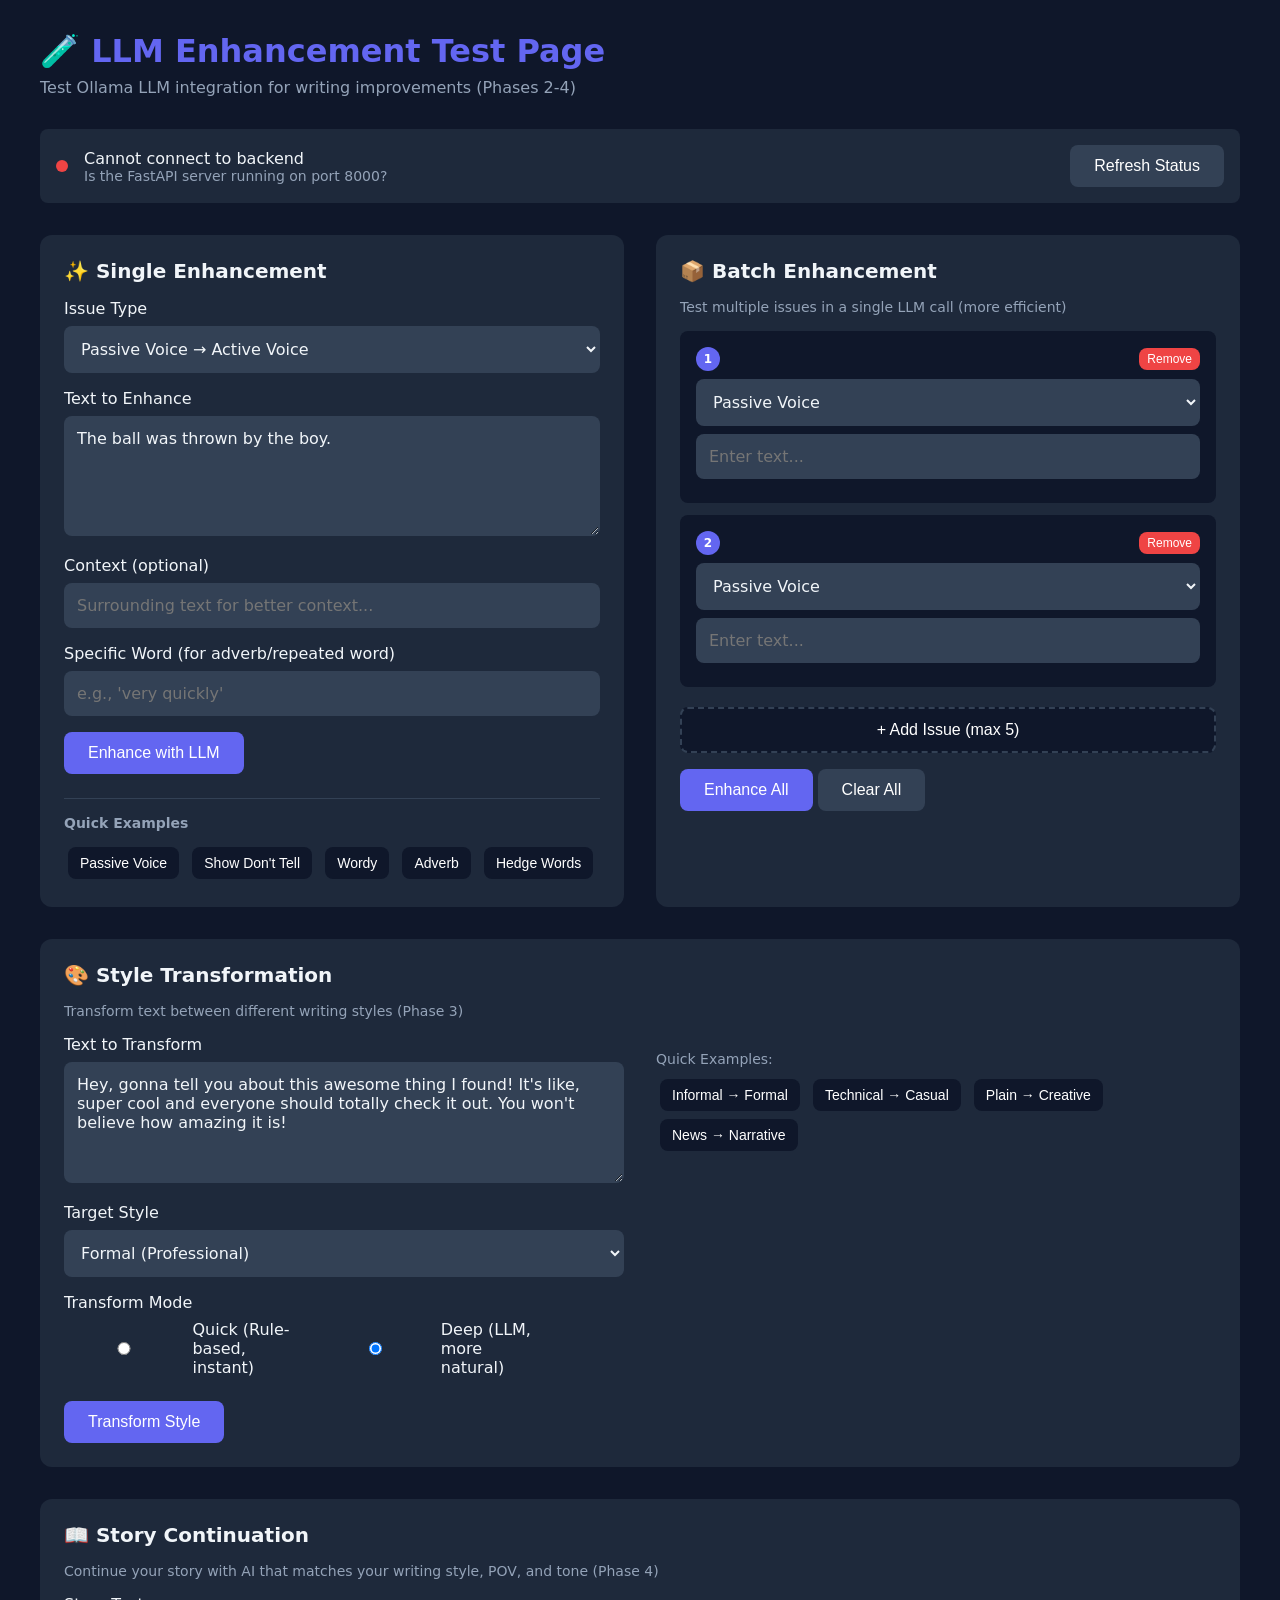
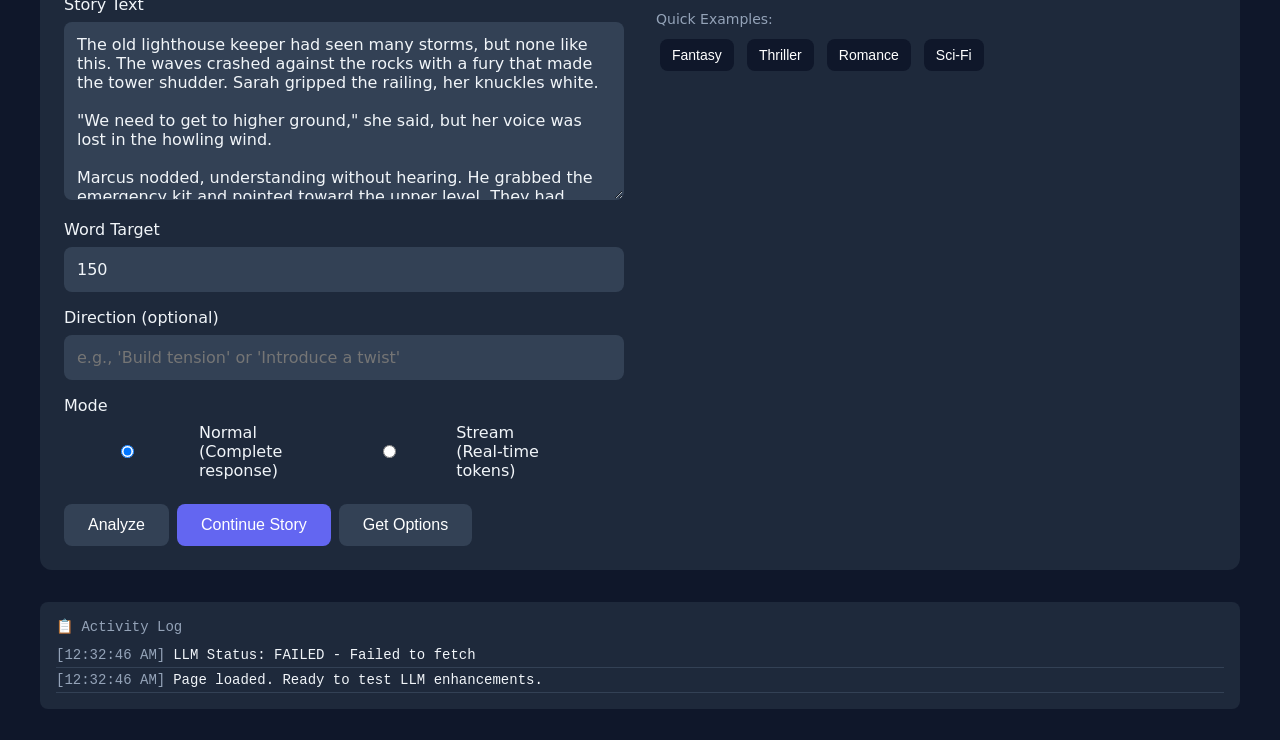
<file: frontend/test_llm.html>
<!DOCTYPE html>
<html lang="en">
<head>
    <meta charset="UTF-8">
    <meta name="viewport" content="width=device-width, initial-scale=1.0">
    <title>LLM Enhancement Test Page</title>
    <style>
        :root {
            --primary: #6366f1;
            --primary-dark: #4f46e5;
            --success: #10b981;
            --warning: #f59e0b;
            --error: #ef4444;
            --bg: #0f172a;
            --surface: #1e293b;
            --surface-light: #334155;
            --text: #f1f5f9;
            --text-muted: #94a3b8;
        }
        
        * {
            box-sizing: border-box;
            margin: 0;
            padding: 0;
        }
        
        body {
            font-family: 'Segoe UI', system-ui, sans-serif;
            background: var(--bg);
            color: var(--text);
            min-height: 100vh;
            padding: 2rem;
        }
        
        .container {
            max-width: 1200px;
            margin: 0 auto;
        }
        
        h1 {
            font-size: 2rem;
            margin-bottom: 0.5rem;
            color: var(--primary);
        }
        
        .subtitle {
            color: var(--text-muted);
            margin-bottom: 2rem;
        }
        
        .status-bar {
            display: flex;
            align-items: center;
            gap: 1rem;
            padding: 1rem;
            background: var(--surface);
            border-radius: 8px;
            margin-bottom: 2rem;
        }
        
        .status-indicator {
            width: 12px;
            height: 12px;
            border-radius: 50%;
            background: var(--text-muted);
        }
        
        .status-indicator.connected {
            background: var(--success);
            box-shadow: 0 0 8px var(--success);
        }
        
        .status-indicator.error {
            background: var(--error);
        }
        
        .status-text {
            flex: 1;
        }
        
        .model-info {
            font-size: 0.875rem;
            color: var(--text-muted);
        }
        
        .grid {
            display: grid;
            grid-template-columns: 1fr 1fr;
            gap: 2rem;
        }
        
        @media (max-width: 900px) {
            .grid { grid-template-columns: 1fr; }
        }
        
        .card {
            background: var(--surface);
            border-radius: 12px;
            padding: 1.5rem;
        }
        
        .card h2 {
            font-size: 1.25rem;
            margin-bottom: 1rem;
            display: flex;
            align-items: center;
            gap: 0.5rem;
        }
        
        .form-group {
            margin-bottom: 1rem;
        }
        
        label {
            display: block;
            margin-bottom: 0.5rem;
            font-weight: 500;
        }
        
        textarea, input, select {
            width: 100%;
            padding: 0.75rem;
            background: var(--surface-light);
            border: 1px solid transparent;
            border-radius: 8px;
            color: var(--text);
            font-size: 1rem;
            font-family: inherit;
        }
        
        textarea:focus, input:focus, select:focus {
            outline: none;
            border-color: var(--primary);
        }
        
        textarea {
            min-height: 120px;
            resize: vertical;
        }
        
        select {
            cursor: pointer;
        }
        
        button {
            padding: 0.75rem 1.5rem;
            background: var(--primary);
            color: white;
            border: none;
            border-radius: 8px;
            font-size: 1rem;
            font-weight: 500;
            cursor: pointer;
            transition: all 0.2s;
        }
        
        button:hover {
            background: var(--primary-dark);
        }
        
        button:disabled {
            opacity: 0.5;
            cursor: not-allowed;
        }
        
        .btn-secondary {
            background: var(--surface-light);
        }
        
        .btn-copy {
            padding: 0.5rem 1rem;
            font-size: 0.875rem;
        }
        
        .result-box {
            margin-top: 1rem;
            padding: 1rem;
            background: var(--bg);
            border-radius: 8px;
            border-left: 4px solid var(--primary);
        }
        
        .result-box.success {
            border-left-color: var(--success);
        }
        
        .result-box.error {
            border-left-color: var(--error);
        }
        
        .result-label {
            font-size: 0.75rem;
            text-transform: uppercase;
            color: var(--text-muted);
            margin-bottom: 0.5rem;
        }
        
        .result-text {
            font-size: 1rem;
            line-height: 1.6;
        }
        
        .result-meta {
            display: flex;
            gap: 1rem;
            margin-top: 0.75rem;
            font-size: 0.875rem;
            color: var(--text-muted);
        }
        
        .confidence-bar {
            height: 4px;
            background: var(--surface-light);
            border-radius: 2px;
            margin-top: 0.5rem;
            overflow: hidden;
        }
        
        .confidence-fill {
            height: 100%;
            background: var(--success);
            transition: width 0.3s;
        }
        
        .loading {
            display: inline-block;
            width: 20px;
            height: 20px;
            border: 2px solid var(--surface-light);
            border-top-color: var(--primary);
            border-radius: 50%;
            animation: spin 1s linear infinite;
            margin-left: 0.5rem;
            vertical-align: middle;
        }
        
        @keyframes spin {
            to { transform: rotate(360deg); }
        }
        
        .hidden { display: none; }
        
        .examples {
            margin-top: 1.5rem;
            padding-top: 1rem;
            border-top: 1px solid var(--surface-light);
        }
        
        .examples h3 {
            font-size: 0.875rem;
            color: var(--text-muted);
            margin-bottom: 0.75rem;
        }
        
        .example-btn {
            padding: 0.5rem 0.75rem;
            font-size: 0.875rem;
            margin: 0.25rem;
            background: var(--bg);
        }
        
        .batch-item {
            background: var(--bg);
            padding: 1rem;
            border-radius: 8px;
            margin-bottom: 0.75rem;
        }
        
        .batch-item-header {
            display: flex;
            justify-content: space-between;
            align-items: center;
            margin-bottom: 0.5rem;
        }
        
        .batch-item-number {
            background: var(--primary);
            color: white;
            width: 24px;
            height: 24px;
            border-radius: 50%;
            display: flex;
            align-items: center;
            justify-content: center;
            font-size: 0.75rem;
            font-weight: bold;
        }
        
        .remove-btn {
            background: var(--error);
            padding: 0.25rem 0.5rem;
            font-size: 0.75rem;
        }
        
        .add-btn {
            width: 100%;
            background: var(--bg);
            border: 2px dashed var(--surface-light);
            margin-top: 0.5rem;
        }
        
        .log-container {
            margin-top: 2rem;
            padding: 1rem;
            background: var(--surface);
            border-radius: 8px;
            max-height: 200px;
            overflow-y: auto;
            font-family: monospace;
            font-size: 0.875rem;
        }
        
        .log-entry {
            padding: 0.25rem 0;
            border-bottom: 1px solid var(--surface-light);
        }
        
        .log-time {
            color: var(--text-muted);
            margin-right: 0.5rem;
        }
        
        .actions {
            display: flex;
            gap: 0.5rem;
            margin-top: 1rem;
        }
    </style>
</head>
<body>
    <div class="container">
        <h1>🧪 LLM Enhancement Test Page</h1>
        <p class="subtitle">Test Ollama LLM integration for writing improvements (Phases 2-4)</p>
        
        <!-- Status Bar -->
        <div class="status-bar">
            <div class="status-indicator" id="statusIndicator"></div>
            <div class="status-text">
                <div id="statusText">Checking LLM status...</div>
                <div class="model-info" id="modelInfo"></div>
            </div>
            <button onclick="checkStatus()" class="btn-secondary">Refresh Status</button>
        </div>
        
        <div class="grid">
            <!-- Single Enhancement Test -->
            <div class="card">
                <h2>✨ Single Enhancement</h2>
                
                <div class="form-group">
                    <label for="issueType">Issue Type</label>
                    <select id="issueType">
                        <option value="passive_voice">Passive Voice → Active Voice</option>
                        <option value="show_dont_tell">Show Don't Tell</option>
                        <option value="wordy_sentence">Wordy Sentence</option>
                        <option value="adverb_overuse">Adverb Overuse</option>
                        <option value="hedge_words">Hedge Words</option>
                        <option value="weak_opening">Weak Opening</option>
                        <option value="cliche">Cliché</option>
                        <option value="long_sentence">Long Sentence</option>
                        <option value="nominalization">Nominalization</option>
                        <option value="grammar_error">Grammar Error</option>
                        <option value="general">General Improvement</option>
                    </select>
                </div>
                
                <div class="form-group">
                    <label for="inputText">Text to Enhance</label>
                    <textarea id="inputText" placeholder="Enter text with a writing issue...">The ball was thrown by the boy.</textarea>
                </div>
                
                <div class="form-group">
                    <label for="contextText">Context (optional)</label>
                    <input type="text" id="contextText" placeholder="Surrounding text for better context...">
                </div>
                
                <div class="form-group">
                    <label for="wordText">Specific Word (for adverb/repeated word)</label>
                    <input type="text" id="wordText" placeholder="e.g., 'very quickly'">
                </div>
                
                <button onclick="enhanceSingle()" id="enhanceBtn">
                    <span id="enhanceBtnText">Enhance with LLM</span>
                    <span class="loading hidden" id="enhanceLoading"></span>
                </button>
                
                <!-- Results -->
                <div id="singleResult" class="hidden">
                    <div class="result-box" id="singleResultBox">
                        <div class="result-label">Original</div>
                        <div class="result-text" id="originalText"></div>
                        
                        <div class="result-label" style="margin-top: 1rem;">LLM Suggestion</div>
                        <div class="result-text" id="suggestionText"></div>
                        
                        <div class="result-label" style="margin-top: 0.5rem;">Explanation</div>
                        <div class="result-text" id="explanationText" style="font-size: 0.875rem; color: var(--text-muted);"></div>
                        
                        <div class="result-meta">
                            <span>Confidence: <span id="confidenceValue">0%</span></span>
                            <span>Time: <span id="timeValue">0ms</span></span>
                        </div>
                        <div class="confidence-bar">
                            <div class="confidence-fill" id="confidenceFill" style="width: 0%;"></div>
                        </div>
                    </div>
                    
                    <div class="actions">
                        <button onclick="copySuggestion()" class="btn-copy btn-secondary">Copy Suggestion</button>
                        <button onclick="useSuggestion()" class="btn-copy">Use as New Input</button>
                    </div>
                </div>
                
                <!-- Example Buttons -->
                <div class="examples">
                    <h3>Quick Examples</h3>
                    <button class="example-btn" onclick="loadExample('passive')">Passive Voice</button>
                    <button class="example-btn" onclick="loadExample('showdont')">Show Don't Tell</button>
                    <button class="example-btn" onclick="loadExample('wordy')">Wordy</button>
                    <button class="example-btn" onclick="loadExample('adverb')">Adverb</button>
                    <button class="example-btn" onclick="loadExample('hedge')">Hedge Words</button>
                </div>
            </div>
            
            <!-- Batch Enhancement Test -->
            <div class="card">
                <h2>📦 Batch Enhancement</h2>
                <p style="color: var(--text-muted); margin-bottom: 1rem; font-size: 0.875rem;">
                    Test multiple issues in a single LLM call (more efficient)
                </p>
                
                <div id="batchItems">
                    <!-- Batch items will be added here -->
                </div>
                
                <button class="add-btn" onclick="addBatchItem()">+ Add Issue (max 5)</button>
                
                <div style="margin-top: 1rem;">
                    <button onclick="enhanceBatch()" id="batchBtn">
                        <span id="batchBtnText">Enhance All</span>
                        <span class="loading hidden" id="batchLoading"></span>
                    </button>
                    <button onclick="clearBatch()" class="btn-secondary">Clear All</button>
                </div>
                
                <!-- Batch Results -->
                <div id="batchResults" class="hidden">
                    <div class="result-label" style="margin-top: 1rem;">Batch Results</div>
                    <div id="batchResultsList"></div>
                    <div class="result-meta">
                        <span>Total Time: <span id="batchTimeValue">0ms</span></span>
                    </div>
                </div>
            </div>
        </div>
        
        <!-- Style Transformation Section (Full Width) -->
        <div class="card" style="margin-top: 2rem;">
            <h2>🎨 Style Transformation</h2>
            <p style="color: var(--text-muted); margin-bottom: 1rem; font-size: 0.875rem;">
                Transform text between different writing styles (Phase 3)
            </p>
            
            <div class="grid">
                <!-- Input Side -->
                <div>
                    <div class="form-group">
                        <label for="styleText">Text to Transform</label>
                        <textarea id="styleText" rows="5" placeholder="Enter text to transform...">Hey, gonna tell you about this awesome thing I found! It's like, super cool and everyone should totally check it out. You won't believe how amazing it is!</textarea>
                    </div>
                    
                    <div class="form-group">
                        <label for="targetStyle">Target Style</label>
                        <select id="targetStyle">
                            <option value="formal">Formal (Professional)</option>
                            <option value="casual">Casual (Conversational)</option>
                            <option value="academic">Academic (Scholarly)</option>
                            <option value="creative">Creative (Literary)</option>
                            <option value="persuasive">Persuasive (Compelling)</option>
                            <option value="journalistic">Journalistic (Reporting)</option>
                            <option value="narrative">Narrative (Storytelling)</option>
                        </select>
                    </div>
                    
                    <div class="form-group">
                        <label>Transform Mode</label>
                        <div style="display: flex; gap: 1rem; margin-top: 0.5rem;">
                            <label style="display: flex; align-items: center; gap: 0.5rem; cursor: pointer;">
                                <input type="radio" name="transformMode" value="quick"> 
                                <span>Quick (Rule-based, instant)</span>
                            </label>
                            <label style="display: flex; align-items: center; gap: 0.5rem; cursor: pointer;">
                                <input type="radio" name="transformMode" value="deep" checked> 
                                <span>Deep (LLM, more natural)</span>
                            </label>
                        </div>
                    </div>
                    
                    <button onclick="transformStyle()" id="transformBtn">
                        <span id="transformBtnText">Transform Style</span>
                        <span class="loading hidden" id="transformLoading"></span>
                    </button>
                </div>
                
                <!-- Output Side -->
                <div>
                    <div id="styleResult" class="hidden">
                        <div class="result-box" id="styleResultBox">
                            <div class="result-label">Transformed Text</div>
                            <div class="result-text" id="transformedText" style="white-space: pre-wrap;"></div>
                            
                            <div class="result-meta" style="margin-top: 1rem;">
                                <span>Mode: <span id="styleModeValue">-</span></span>
                                <span>Style: <span id="styleTargetValue">-</span></span>
                                <span>Confidence: <span id="styleConfidenceValue">0%</span></span>
                                <span>Time: <span id="styleTimeValue">0ms</span></span>
                            </div>
                            <div class="confidence-bar">
                                <div class="confidence-fill" id="styleConfidenceFill" style="width: 0%;"></div>
                            </div>
                            
                            <div style="margin-top: 0.75rem; font-size: 0.875rem; color: var(--text-muted);">
                                <span id="styleChangesSummary"></span>
                            </div>
                        </div>
                        
                        <div class="actions">
                            <button onclick="copyTransformed()" class="btn-copy btn-secondary">Copy Result</button>
                            <button onclick="useTransformed()" class="btn-copy">Use as New Input</button>
                        </div>
                    </div>
                    
                    <!-- Style Examples -->
                    <div style="margin-top: 1rem;">
                        <div style="font-size: 0.875rem; color: var(--text-muted); margin-bottom: 0.5rem;">Quick Examples:</div>
                        <button class="example-btn" onclick="loadStyleExample('informal')">Informal → Formal</button>
                        <button class="example-btn" onclick="loadStyleExample('technical')">Technical → Casual</button>
                        <button class="example-btn" onclick="loadStyleExample('plain')">Plain → Creative</button>
                        <button class="example-btn" onclick="loadStyleExample('news')">News → Narrative</button>
                    </div>
                </div>
            </div>
        </div>
        
        <!-- Story Continuation Section (Phase 4) -->
        <div class="card" style="margin-top: 2rem;">
            <h2>📖 Story Continuation</h2>
            <p style="color: var(--text-muted); margin-bottom: 1rem; font-size: 0.875rem;">
                Continue your story with AI that matches your writing style, POV, and tone (Phase 4)
            </p>
            
            <div class="grid">
                <!-- Input Side -->
                <div>
                    <div class="form-group">
                        <label for="storyText">Story Text</label>
                        <textarea id="storyText" rows="8" placeholder="Enter your story text...">The old lighthouse keeper had seen many storms, but none like this. The waves crashed against the rocks with a fury that made the tower shudder. Sarah gripped the railing, her knuckles white. 

"We need to get to higher ground," she said, but her voice was lost in the howling wind.

Marcus nodded, understanding without hearing. He grabbed the emergency kit and pointed toward the upper level. They had maybe ten minutes before the surge hit.</textarea>
                    </div>
                    
                    <div class="form-group">
                        <label for="wordTarget">Word Target</label>
                        <input type="number" id="wordTarget" value="150" min="50" max="500" step="25">
                    </div>
                    
                    <div class="form-group">
                        <label for="customInstruction">Direction (optional)</label>
                        <input type="text" id="customInstruction" placeholder="e.g., 'Build tension' or 'Introduce a twist'">
                    </div>
                    
                    <div class="form-group">
                        <label>Mode</label>
                        <div style="display: flex; gap: 1rem; margin-top: 0.5rem;">
                            <label style="display: flex; align-items: center; gap: 0.5rem; cursor: pointer;">
                                <input type="radio" name="storyMode" value="normal" checked> 
                                <span>Normal (Complete response)</span>
                            </label>
                            <label style="display: flex; align-items: center; gap: 0.5rem; cursor: pointer;">
                                <input type="radio" name="storyMode" value="stream"> 
                                <span>Stream (Real-time tokens)</span>
                            </label>
                        </div>
                    </div>
                    
                    <div style="display: flex; gap: 0.5rem;">
                        <button onclick="analyzeStory()" id="analyzeBtn" class="btn-secondary">
                            <span id="analyzeBtnText">Analyze</span>
                            <span class="loading hidden" id="analyzeLoading"></span>
                        </button>
                        <button onclick="continueStory()" id="continueBtn">
                            <span id="continueBtnText">Continue Story</span>
                            <span class="loading hidden" id="continueLoading"></span>
                        </button>
                        <button onclick="generateOptions()" id="optionsBtn" class="btn-secondary">
                            <span id="optionsBtnText">Get Options</span>
                            <span class="loading hidden" id="optionsLoading"></span>
                        </button>
                    </div>
                    
                    <!-- Story Analysis Result -->
                    <div id="storyAnalysis" class="hidden" style="margin-top: 1rem;">
                        <div class="result-box">
                            <div class="result-label">Story Analysis</div>
                            <div style="display: grid; grid-template-columns: 1fr 1fr; gap: 0.5rem; margin-top: 0.5rem;">
                                <div><strong>POV:</strong> <span id="analysisPov">-</span></div>
                                <div><strong>Tense:</strong> <span id="analysisTense">-</span></div>
                                <div><strong>Tone:</strong> <span id="analysisTone">-</span></div>
                                <div><strong>Genre:</strong> <span id="analysisGenre">-</span></div>
                            </div>
                            <div style="margin-top: 0.5rem;">
                                <strong>Characters:</strong> <span id="analysisCharacters">-</span>
                            </div>
                            <div style="margin-top: 0.25rem;">
                                <strong>Themes:</strong> <span id="analysisThemes">-</span>
                            </div>
                            <div style="margin-top: 0.25rem;">
                                <strong>Setting:</strong> <span id="analysisSetting">-</span>
                            </div>
                            <div style="margin-top: 0.25rem; font-size: 0.875rem; color: var(--text-muted);">
                                <span id="analysisWordCount">0</span> words, <span id="analysisPlotElements">0</span> plot elements
                            </div>
                        </div>
                    </div>
                </div>
                
                <!-- Output Side -->
                <div>
                    <!-- Continuation Result -->
                    <div id="storyResult" class="hidden">
                        <div class="result-box" id="storyResultBox">
                            <div class="result-label">Continuation</div>
                            <div class="result-text" id="continuationText" style="white-space: pre-wrap; min-height: 100px;"></div>
                            
                            <div class="result-meta" style="margin-top: 1rem;">
                                <span>POV: <span id="resultPov">-</span></span>
                                <span>Tense: <span id="resultTense">-</span></span>
                                <span>Tone: <span id="resultTone">-</span></span>
                            </div>
                            <div class="result-meta">
                                <span>Tokens: <span id="resultTokens">0</span></span>
                                <span>Time: <span id="resultTime">0ms</span></span>
                            </div>
                        </div>
                        
                        <div class="actions">
                            <button onclick="copyContinuation()" class="btn-copy btn-secondary">Copy</button>
                            <button onclick="appendToStory()" class="btn-copy">Append to Story</button>
                        </div>
                    </div>
                    
                    <!-- Options Result -->
                    <div id="optionsResult" class="hidden" style="margin-top: 1rem;">
                        <div class="result-label">Continuation Options</div>
                        <div id="optionsList"></div>
                    </div>
                    
                    <!-- Story Examples -->
                    <div style="margin-top: 1rem;">
                        <div style="font-size: 0.875rem; color: var(--text-muted); margin-bottom: 0.5rem;">Quick Examples:</div>
                        <button class="example-btn" onclick="loadStoryExample('fantasy')">Fantasy</button>
                        <button class="example-btn" onclick="loadStoryExample('thriller')">Thriller</button>
                        <button class="example-btn" onclick="loadStoryExample('romance')">Romance</button>
                        <button class="example-btn" onclick="loadStoryExample('scifi')">Sci-Fi</button>
                    </div>
                </div>
            </div>
        </div>
        
        <!-- Log/Debug -->
        <div class="log-container">
            <div style="color: var(--text-muted); margin-bottom: 0.5rem;">📋 Activity Log</div>
            <div id="logEntries"></div>
        </div>
    </div>
    
    <script>
        const API_BASE = 'http://localhost:8000';
        let batchCount = 0;
        
        // Examples data
        const EXAMPLES = {
            passive: {
                type: 'passive_voice',
                text: 'The cake was eaten by the children at the party.',
                context: 'It was a birthday celebration.',
                word: ''
            },
            showdont: {
                type: 'show_dont_tell',
                text: 'She was very angry.',
                context: 'Her colleague had taken credit for her work.',
                word: ''
            },
            wordy: {
                type: 'wordy_sentence',
                text: 'In spite of the fact that it was raining heavily, he decided to go for a walk in the park anyway.',
                context: '',
                word: ''
            },
            adverb: {
                type: 'adverb_overuse',
                text: 'She spoke extremely loudly during the meeting.',
                context: '',
                word: 'extremely loudly'
            },
            hedge: {
                type: 'hedge_words',
                text: 'It seems that perhaps the results might possibly indicate some kind of trend.',
                context: '',
                word: ''
            }
        };
        
        // Initialize
        document.addEventListener('DOMContentLoaded', () => {
            checkStatus();
            addBatchItem();
            addBatchItem();
            log('Page loaded. Ready to test LLM enhancements.');
        });
        
        // Logging
        function log(message) {
            const logDiv = document.getElementById('logEntries');
            const time = new Date().toLocaleTimeString();
            const entry = document.createElement('div');
            entry.className = 'log-entry';
            entry.innerHTML = `<span class="log-time">[${time}]</span>${message}`;
            logDiv.insertBefore(entry, logDiv.firstChild);
        }
        
        // Check LLM Status
        async function checkStatus() {
            const indicator = document.getElementById('statusIndicator');
            const statusText = document.getElementById('statusText');
            const modelInfo = document.getElementById('modelInfo');
            
            indicator.className = 'status-indicator';
            statusText.textContent = 'Checking...';
            
            try {
                const response = await fetch(`${API_BASE}/llm/status`);
                const data = await response.json();
                
                if (data.status === 'ok') {
                    indicator.classList.add('connected');
                    statusText.textContent = `Connected to Ollama`;
                    modelInfo.textContent = `Model: ${data.model} | ${data.model_info?.parameter_size || 'N/A'} | ${data.response_time_ms?.toFixed(0)}ms`;
                    log(`LLM Status: OK - ${data.model}`);
                } else {
                    indicator.classList.add('error');
                    statusText.textContent = data.error || 'Connection failed';
                    modelInfo.textContent = data.hint || '';
                    log(`LLM Status: ERROR - ${data.error}`);
                }
            } catch (e) {
                indicator.classList.add('error');
                statusText.textContent = 'Cannot connect to backend';
                modelInfo.textContent = 'Is the FastAPI server running on port 8000?';
                log(`LLM Status: FAILED - ${e.message}`);
            }
        }
        
        // Load example
        function loadExample(name) {
            const ex = EXAMPLES[name];
            if (ex) {
                document.getElementById('issueType').value = ex.type;
                document.getElementById('inputText').value = ex.text;
                document.getElementById('contextText').value = ex.context;
                document.getElementById('wordText').value = ex.word;
                log(`Loaded example: ${name}`);
            }
        }
        
        // Single Enhancement
        async function enhanceSingle() {
            const btn = document.getElementById('enhanceBtn');
            const btnText = document.getElementById('enhanceBtnText');
            const loading = document.getElementById('enhanceLoading');
            const resultDiv = document.getElementById('singleResult');
            
            const text = document.getElementById('inputText').value.trim();
            const issueType = document.getElementById('issueType').value;
            const context = document.getElementById('contextText').value.trim();
            const word = document.getElementById('wordText').value.trim();
            
            if (!text) {
                alert('Please enter text to enhance');
                return;
            }
            
            btn.disabled = true;
            btnText.textContent = 'Enhancing...';
            loading.classList.remove('hidden');
            resultDiv.classList.add('hidden');
            
            log(`Enhancing: "${text.substring(0, 50)}..." (${issueType})`);
            
            try {
                const response = await fetch(`${API_BASE}/enhance/rewrite`, {
                    method: 'POST',
                    headers: { 'Content-Type': 'application/json' },
                    body: JSON.stringify({
                        text: text,
                        issue_type: issueType,
                        context: context,
                        word: word
                    })
                });
                
                const data = await response.json();
                
                // Display results
                document.getElementById('originalText').textContent = data.original;
                document.getElementById('suggestionText').textContent = data.suggestion || '(No suggestion generated)';
                document.getElementById('explanationText').textContent = data.explanation || '';
                document.getElementById('confidenceValue').textContent = `${(data.confidence * 100).toFixed(0)}%`;
                document.getElementById('timeValue').textContent = `${data.generation_time_ms?.toFixed(0) || 0}ms`;
                document.getElementById('confidenceFill').style.width = `${data.confidence * 100}%`;
                
                const resultBox = document.getElementById('singleResultBox');
                resultBox.className = `result-box ${data.success ? 'success' : 'error'}`;
                
                resultDiv.classList.remove('hidden');
                
                log(`Result: ${data.success ? 'SUCCESS' : 'FAILED'} - Confidence: ${(data.confidence * 100).toFixed(0)}%`);
                
            } catch (e) {
                log(`ERROR: ${e.message}`);
                alert('Enhancement failed: ' + e.message);
            } finally {
                btn.disabled = false;
                btnText.textContent = 'Enhance with LLM';
                loading.classList.add('hidden');
            }
        }
        
        // Copy suggestion
        function copySuggestion() {
            const text = document.getElementById('suggestionText').textContent;
            navigator.clipboard.writeText(text);
            log('Copied suggestion to clipboard');
        }
        
        // Use suggestion as new input
        function useSuggestion() {
            const text = document.getElementById('suggestionText').textContent;
            document.getElementById('inputText').value = text;
            document.getElementById('singleResult').classList.add('hidden');
            log('Using suggestion as new input');
        }
        
        // Batch functionality
        function addBatchItem() {
            if (batchCount >= 5) {
                alert('Maximum 5 issues per batch');
                return;
            }
            
            batchCount++;
            const container = document.getElementById('batchItems');
            const item = document.createElement('div');
            item.className = 'batch-item';
            item.id = `batch-item-${batchCount}`;
            item.innerHTML = `
                <div class="batch-item-header">
                    <div class="batch-item-number">${batchCount}</div>
                    <button class="remove-btn" onclick="removeBatchItem(${batchCount})">Remove</button>
                </div>
                <div class="form-group" style="margin-bottom: 0.5rem;">
                    <select class="batch-type" style="margin-bottom: 0.5rem;">
                        <option value="passive_voice">Passive Voice</option>
                        <option value="show_dont_tell">Show Don't Tell</option>
                        <option value="wordy_sentence">Wordy</option>
                        <option value="adverb_overuse">Adverb</option>
                        <option value="general">General</option>
                    </select>
                    <input type="text" class="batch-text" placeholder="Enter text...">
                </div>
            `;
            container.appendChild(item);
        }
        
        function removeBatchItem(id) {
            const item = document.getElementById(`batch-item-${id}`);
            if (item) {
                item.remove();
                batchCount = document.querySelectorAll('.batch-item').length;
                // Renumber
                document.querySelectorAll('.batch-item').forEach((item, i) => {
                    item.querySelector('.batch-item-number').textContent = i + 1;
                });
            }
        }
        
        function clearBatch() {
            document.getElementById('batchItems').innerHTML = '';
            document.getElementById('batchResults').classList.add('hidden');
            batchCount = 0;
            addBatchItem();
            addBatchItem();
            log('Batch cleared');
        }
        
        async function enhanceBatch() {
            const btn = document.getElementById('batchBtn');
            const btnText = document.getElementById('batchBtnText');
            const loading = document.getElementById('batchLoading');
            const resultsDiv = document.getElementById('batchResults');
            
            // Collect batch items
            const items = document.querySelectorAll('.batch-item');
            const issues = [];
            
            items.forEach(item => {
                const text = item.querySelector('.batch-text').value.trim();
                const type = item.querySelector('.batch-type').value;
                if (text) {
                    issues.push({ text, issue_type: type });
                }
            });
            
            if (issues.length === 0) {
                alert('Please enter at least one issue');
                return;
            }
            
            btn.disabled = true;
            btnText.textContent = 'Processing...';
            loading.classList.remove('hidden');
            resultsDiv.classList.add('hidden');
            
            log(`Batch enhancing ${issues.length} issues...`);
            
            try {
                const response = await fetch(`${API_BASE}/enhance/batch`, {
                    method: 'POST',
                    headers: { 'Content-Type': 'application/json' },
                    body: JSON.stringify({ issues })
                });
                
                const data = await response.json();
                
                // Display results
                const resultsList = document.getElementById('batchResultsList');
                resultsList.innerHTML = '';
                
                data.results.forEach((result, i) => {
                    const div = document.createElement('div');
                    div.className = `result-box ${result.success ? 'success' : 'error'}`;
                    div.style.marginTop = '0.5rem';
                    div.innerHTML = `
                        <div style="font-size: 0.75rem; color: var(--text-muted);">#${i + 1} ${result.issue_type}</div>
                        <div style="margin: 0.5rem 0;"><strong>Original:</strong> ${result.original}</div>
                        <div><strong>Suggestion:</strong> ${result.suggestion || '(none)'}</div>
                        <div style="font-size: 0.875rem; color: var(--text-muted); margin-top: 0.25rem;">
                            Confidence: ${(result.confidence * 100).toFixed(0)}%
                        </div>
                    `;
                    resultsList.appendChild(div);
                });
                
                document.getElementById('batchTimeValue').textContent = `${data.total_time_ms?.toFixed(0) || 0}ms`;
                resultsDiv.classList.remove('hidden');
                
                log(`Batch complete: ${data.results.length} results in ${data.total_time_ms?.toFixed(0)}ms`);
                
            } catch (e) {
                log(`Batch ERROR: ${e.message}`);
                alert('Batch enhancement failed: ' + e.message);
            } finally {
                btn.disabled = false;
                btnText.textContent = 'Enhance All';
                loading.classList.add('hidden');
            }
        }
        
        // ==================== Style Transformation ====================
        
        const STYLE_EXAMPLES = {
            informal: {
                text: "Hey, gonna tell you about this awesome thing I found! It's like, super cool and everyone should totally check it out.",
                target: 'formal'
            },
            technical: {
                text: "The implementation utilizes a microservices architecture with containerized deployments orchestrated via Kubernetes, enabling horizontal scalability and fault tolerance.",
                target: 'casual'
            },
            plain: {
                text: "The old man sat on the bench. He watched the birds. The sun was setting. He felt tired.",
                target: 'creative'
            },
            news: {
                text: "Local authorities reported a 15% increase in community garden participation this year. The initiative, launched in 2024, aims to promote sustainable food practices.",
                target: 'narrative'
            }
        };
        
        function loadStyleExample(name) {
            const ex = STYLE_EXAMPLES[name];
            if (ex) {
                document.getElementById('styleText').value = ex.text;
                document.getElementById('targetStyle').value = ex.target;
                document.getElementById('styleResult').classList.add('hidden');
                log(`Loaded style example: ${name} → ${ex.target}`);
            }
        }
        
        async function transformStyle() {
            const btn = document.getElementById('transformBtn');
            const btnText = document.getElementById('transformBtnText');
            const loading = document.getElementById('transformLoading');
            const resultDiv = document.getElementById('styleResult');
            
            const text = document.getElementById('styleText').value.trim();
            const targetStyle = document.getElementById('targetStyle').value;
            const mode = document.querySelector('input[name="transformMode"]:checked').value;
            
            if (!text) {
                alert('Please enter text to transform');
                return;
            }
            
            btn.disabled = true;
            btnText.textContent = mode === 'deep' ? 'Transforming with LLM...' : 'Transforming...';
            loading.classList.remove('hidden');
            resultDiv.classList.add('hidden');
            
            log(`Style transform: ${text.substring(0, 40)}... → ${targetStyle} (${mode} mode)`);
            
            try {
                const response = await fetch(`${API_BASE}/transform/style`, {
                    method: 'POST',
                    headers: { 'Content-Type': 'application/json' },
                    body: JSON.stringify({
                        text: text,
                        target_style: targetStyle,
                        source_style: 'auto',
                        mode: mode
                    })
                });
                
                const data = await response.json();
                
                // Display results
                document.getElementById('transformedText').textContent = data.transformed || '(No transformation generated)';
                document.getElementById('styleModeValue').textContent = data.mode;
                document.getElementById('styleTargetValue').textContent = data.target_style;
                document.getElementById('styleConfidenceValue').textContent = `${(data.confidence * 100).toFixed(0)}%`;
                document.getElementById('styleTimeValue').textContent = `${data.generation_time_ms?.toFixed(0) || 0}ms`;
                document.getElementById('styleConfidenceFill').style.width = `${data.confidence * 100}%`;
                document.getElementById('styleChangesSummary').textContent = data.changes_summary || '';
                
                const resultBox = document.getElementById('styleResultBox');
                resultBox.className = `result-box ${data.success ? 'success' : 'error'}`;
                
                resultDiv.classList.remove('hidden');
                
                log(`Style transform: ${data.success ? 'SUCCESS' : 'FAILED'} - ${data.mode} mode, ${(data.confidence * 100).toFixed(0)}% confidence`);
                
            } catch (e) {
                log(`Style ERROR: ${e.message}`);
                alert('Style transformation failed: ' + e.message);
            } finally {
                btn.disabled = false;
                btnText.textContent = 'Transform Style';
                loading.classList.add('hidden');
            }
        }
        
        function copyTransformed() {
            const text = document.getElementById('transformedText').textContent;
            navigator.clipboard.writeText(text);
            log('Copied transformed text to clipboard');
        }
        
        function useTransformed() {
            const text = document.getElementById('transformedText').textContent;
            document.getElementById('styleText').value = text;
            document.getElementById('styleResult').classList.add('hidden');
            log('Using transformed text as new input');
        }
        
        // ==================== Story Continuation (Phase 4) ====================
        
        const STORY_EXAMPLES = {
            fantasy: {
                text: `The ancient tome glowed with an otherworldly light as Elena traced the runes with trembling fingers. The library had been abandoned for centuries, yet she could feel eyes watching her from the shadows.

"The spell requires blood," whispered the voice in her head—the same voice that had guided her here.

She pulled out the silver dagger, its blade etched with symbols that matched those in the book. One cut. That's all it would take to open the gateway.`
            },
            thriller: {
                text: `Detective Morgan stared at the crime scene photos spread across his desk. Three victims. Three weeks. Same MO.

The killer left no forensic evidence, just a calling card—a single white chess piece placed on each body. A knight.

His phone buzzed. Unknown number.

"You're getting close, Detective. But not close enough. Would you like a hint?"

Morgan's blood ran cold. How did the killer get his private number?`
            },
            romance: {
                text: `The coffee shop was crowded, but Emma spotted him immediately—the same dark-haired stranger who'd caught her umbrella when the wind tore it from her hands last week.

He looked up from his laptop, and their eyes met. A slight smile crossed his face.

"The chair across from me is free," he said, gesturing. "If you're looking for a seat."

Her heart did something ridiculous in her chest. This was not how these things happened in real life.`
            },
            scifi: {
                text: `The colony ship Aurora had been drifting for three hundred years when Commander Chen found the anomaly.

"It's not on any charts," Lieutenant Park said, studying the holographic display. "A planet, Class-M atmosphere, but there shouldn't be anything here."

Chen zoomed in on the surface scan. Cities. Massive structures that defied physics.

"We're not alone," she whispered. "We were never alone."

The ship's AI interrupted: "Commander, we're being scanned. Something is waking up down there."`
            }
        };
        
        function loadStoryExample(name) {
            const ex = STORY_EXAMPLES[name];
            if (ex) {
                document.getElementById('storyText').value = ex.text;
                document.getElementById('storyAnalysis').classList.add('hidden');
                document.getElementById('storyResult').classList.add('hidden');
                document.getElementById('optionsResult').classList.add('hidden');
                log(`Loaded story example: ${name}`);
            }
        }
        
        async function analyzeStory() {
            const btn = document.getElementById('analyzeBtn');
            const btnText = document.getElementById('analyzeBtnText');
            const loading = document.getElementById('analyzeLoading');
            const resultDiv = document.getElementById('storyAnalysis');
            
            const text = document.getElementById('storyText').value.trim();
            
            if (!text) {
                alert('Please enter story text to analyze');
                return;
            }
            
            btn.disabled = true;
            btnText.textContent = 'Analyzing...';
            loading.classList.remove('hidden');
            
            log(`Analyzing story: ${text.substring(0, 50)}...`);
            
            try {
                const response = await fetch(`${API_BASE}/story/analyze`, {
                    method: 'POST',
                    headers: { 'Content-Type': 'application/json' },
                    body: JSON.stringify({ text: text })
                });
                
                const data = await response.json();
                
                if (data.success) {
                    document.getElementById('analysisPov').textContent = data.pov.replace(/_/g, ' ');
                    document.getElementById('analysisTense').textContent = data.tense;
                    document.getElementById('analysisTone').textContent = data.tone;
                    document.getElementById('analysisGenre').textContent = data.genre_hint;
                    document.getElementById('analysisCharacters').textContent = 
                        data.characters.length > 0 
                            ? data.characters.map(c => `${c.name} (${c.mentions}x${c.is_protagonist ? ', protagonist' : ''})`).join(', ')
                            : 'None detected';
                    document.getElementById('analysisThemes').textContent = 
                        data.themes.length > 0 ? data.themes.join(', ') : 'None detected';
                    document.getElementById('analysisSetting').textContent = data.setting || 'Not described';
                    document.getElementById('analysisWordCount').textContent = data.word_count;
                    document.getElementById('analysisPlotElements').textContent = data.plot_element_count;
                    
                    resultDiv.classList.remove('hidden');
                    log(`Analysis complete: ${data.pov}, ${data.tense}, ${data.tone}`);
                } else {
                    log(`Analysis failed: ${data.error}`);
                    alert('Analysis failed: ' + (data.error || 'Unknown error'));
                }
                
            } catch (e) {
                log(`Analysis ERROR: ${e.message}`);
                alert('Analysis failed: ' + e.message);
            } finally {
                btn.disabled = false;
                btnText.textContent = 'Analyze';
                loading.classList.add('hidden');
            }
        }
        
        async function continueStory() {
            const btn = document.getElementById('continueBtn');
            const btnText = document.getElementById('continueBtnText');
            const loading = document.getElementById('continueLoading');
            const resultDiv = document.getElementById('storyResult');
            const continuationText = document.getElementById('continuationText');
            
            const text = document.getElementById('storyText').value.trim();
            const wordTarget = parseInt(document.getElementById('wordTarget').value) || 150;
            const customInstruction = document.getElementById('customInstruction').value.trim();
            const mode = document.querySelector('input[name="storyMode"]:checked').value;
            
            if (!text) {
                alert('Please enter story text to continue');
                return;
            }
            
            btn.disabled = true;
            loading.classList.remove('hidden');
            resultDiv.classList.remove('hidden');
            document.getElementById('optionsResult').classList.add('hidden');
            
            log(`Continuing story (${mode} mode, ${wordTarget} words)...`);
            
            if (mode === 'stream') {
                // SSE Streaming mode
                btnText.textContent = 'Streaming...';
                continuationText.textContent = '';
                
                try {
                    const response = await fetch(`${API_BASE}/story/continue`, {
                        method: 'POST',
                        headers: { 'Content-Type': 'application/json' },
                        body: JSON.stringify({
                            text: text,
                            word_target: wordTarget,
                            custom_instruction: customInstruction,
                            stream: true
                        })
                    });
                    
                    const reader = response.body.getReader();
                    const decoder = new TextDecoder();
                    let buffer = '';
                    let fullText = '';
                    
                    while (true) {
                        const { done, value } = await reader.read();
                        if (done) break;
                        
                        buffer += decoder.decode(value, { stream: true });
                        const lines = buffer.split('\n');
                        buffer = lines.pop(); // Keep incomplete line in buffer
                        
                        for (const line of lines) {
                            if (line.startsWith('event: ')) {
                                const eventType = line.slice(7);
                                continue;
                            }
                            if (line.startsWith('data: ')) {
                                try {
                                    const data = JSON.parse(line.slice(6));
                                    
                                    if (data.token) {
                                        fullText += data.token;
                                        continuationText.textContent = fullText;
                                    } else if (data.pov) {
                                        // Context event
                                        document.getElementById('resultPov').textContent = data.pov.replace(/_/g, ' ');
                                        document.getElementById('resultTense').textContent = data.tense;
                                        document.getElementById('resultTone').textContent = data.tone;
                                    } else if (data.generation_time_ms) {
                                        // Done event
                                        document.getElementById('resultTokens').textContent = data.tokens_generated;
                                        document.getElementById('resultTime').textContent = `${data.generation_time_ms.toFixed(0)}ms`;
                                        log(`Stream complete: ${data.tokens_generated} tokens in ${data.generation_time_ms.toFixed(0)}ms`);
                                    }
                                } catch (e) {
                                    // Ignore parse errors
                                }
                            }
                        }
                    }
                    
                    document.getElementById('storyResultBox').className = 'result-box success';
                    
                } catch (e) {
                    log(`Stream ERROR: ${e.message}`);
                    continuationText.textContent = `Error: ${e.message}`;
                    document.getElementById('storyResultBox').className = 'result-box error';
                }
                
            } else {
                // Normal (non-streaming) mode
                btnText.textContent = 'Generating...';
                continuationText.textContent = 'Generating continuation...';
                
                try {
                    const response = await fetch(`${API_BASE}/story/continue`, {
                        method: 'POST',
                        headers: { 'Content-Type': 'application/json' },
                        body: JSON.stringify({
                            text: text,
                            word_target: wordTarget,
                            custom_instruction: customInstruction,
                            stream: false
                        })
                    });
                    
                    const data = await response.json();
                    
                    continuationText.textContent = data.continuation || '(No continuation generated)';
                    document.getElementById('resultPov').textContent = data.pov?.replace(/_/g, ' ') || '-';
                    document.getElementById('resultTense').textContent = data.tense || '-';
                    document.getElementById('resultTone').textContent = data.tone || '-';
                    document.getElementById('resultTokens').textContent = data.tokens_generated || 0;
                    document.getElementById('resultTime').textContent = `${data.generation_time_ms?.toFixed(0) || 0}ms`;
                    
                    document.getElementById('storyResultBox').className = `result-box ${data.success ? 'success' : 'error'}`;
                    
                    log(`Continuation ${data.success ? 'SUCCESS' : 'FAILED'}: ${data.tokens_generated} tokens in ${data.generation_time_ms?.toFixed(0)}ms`);
                    
                } catch (e) {
                    log(`Continuation ERROR: ${e.message}`);
                    continuationText.textContent = `Error: ${e.message}`;
                    document.getElementById('storyResultBox').className = 'result-box error';
                }
            }
            
            btn.disabled = false;
            btnText.textContent = 'Continue Story';
            loading.classList.add('hidden');
        }
        
        async function generateOptions() {
            const btn = document.getElementById('optionsBtn');
            const btnText = document.getElementById('optionsBtnText');
            const loading = document.getElementById('optionsLoading');
            const resultDiv = document.getElementById('optionsResult');
            const optionsList = document.getElementById('optionsList');
            
            const text = document.getElementById('storyText').value.trim();
            
            if (!text) {
                alert('Please enter story text');
                return;
            }
            
            btn.disabled = true;
            btnText.textContent = 'Generating...';
            loading.classList.remove('hidden');
            document.getElementById('storyResult').classList.add('hidden');
            
            log('Generating continuation options...');
            
            try {
                const response = await fetch(`${API_BASE}/story/options`, {
                    method: 'POST',
                    headers: { 'Content-Type': 'application/json' },
                    body: JSON.stringify({
                        text: text,
                        num_options: 3
                    })
                });
                
                const data = await response.json();
                
                optionsList.innerHTML = '';
                
                if (data.success && data.options.length > 0) {
                    data.options.forEach((opt, i) => {
                        const div = document.createElement('div');
                        div.className = 'result-box';
                        div.style.marginTop = '0.5rem';
                        div.style.cursor = 'pointer';
                        div.innerHTML = `
                            <div style="display: flex; justify-content: space-between; align-items: center;">
                                <span style="font-size: 0.75rem; color: var(--primary); text-transform: uppercase;">
                                    ${i + 1}. ${opt.direction}
                                </span>
                                <button class="btn-copy" onclick="useOption(${i})" style="padding: 0.25rem 0.5rem; font-size: 0.75rem;">
                                    Use This
                                </button>
                            </div>
                            <div style="margin-top: 0.5rem;">${opt.text}</div>
                        `;
                        optionsList.appendChild(div);
                    });
                    
                    // Store options for use
                    window.continuationOptions = data.options;
                    
                    resultDiv.classList.remove('hidden');
                    log(`Generated ${data.options.length} options in ${data.generation_time_ms?.toFixed(0)}ms`);
                } else {
                    log(`Options generation failed: ${data.error || 'No options returned'}`);
                    alert('Failed to generate options: ' + (data.error || 'Unknown error'));
                }
                
            } catch (e) {
                log(`Options ERROR: ${e.message}`);
                alert('Options generation failed: ' + e.message);
            } finally {
                btn.disabled = false;
                btnText.textContent = 'Get Options';
                loading.classList.add('hidden');
            }
        }
        
        function useOption(index) {
            if (window.continuationOptions && window.continuationOptions[index]) {
                const opt = window.continuationOptions[index];
                document.getElementById('continuationText').textContent = opt.text;
                document.getElementById('storyResult').classList.remove('hidden');
                document.getElementById('storyResultBox').className = 'result-box success';
                document.getElementById('optionsResult').classList.add('hidden');
                log(`Selected option ${index + 1}: ${opt.direction}`);
            }
        }
        
        function copyContinuation() {
            const text = document.getElementById('continuationText').textContent;
            navigator.clipboard.writeText(text);
            log('Copied continuation to clipboard');
        }
        
        function appendToStory() {
            const continuation = document.getElementById('continuationText').textContent;
            const storyText = document.getElementById('storyText');
            storyText.value = storyText.value.trim() + '\n\n' + continuation;
            document.getElementById('storyResult').classList.add('hidden');
            log('Appended continuation to story');
        }
    </script>
</body>
</html>
</file>
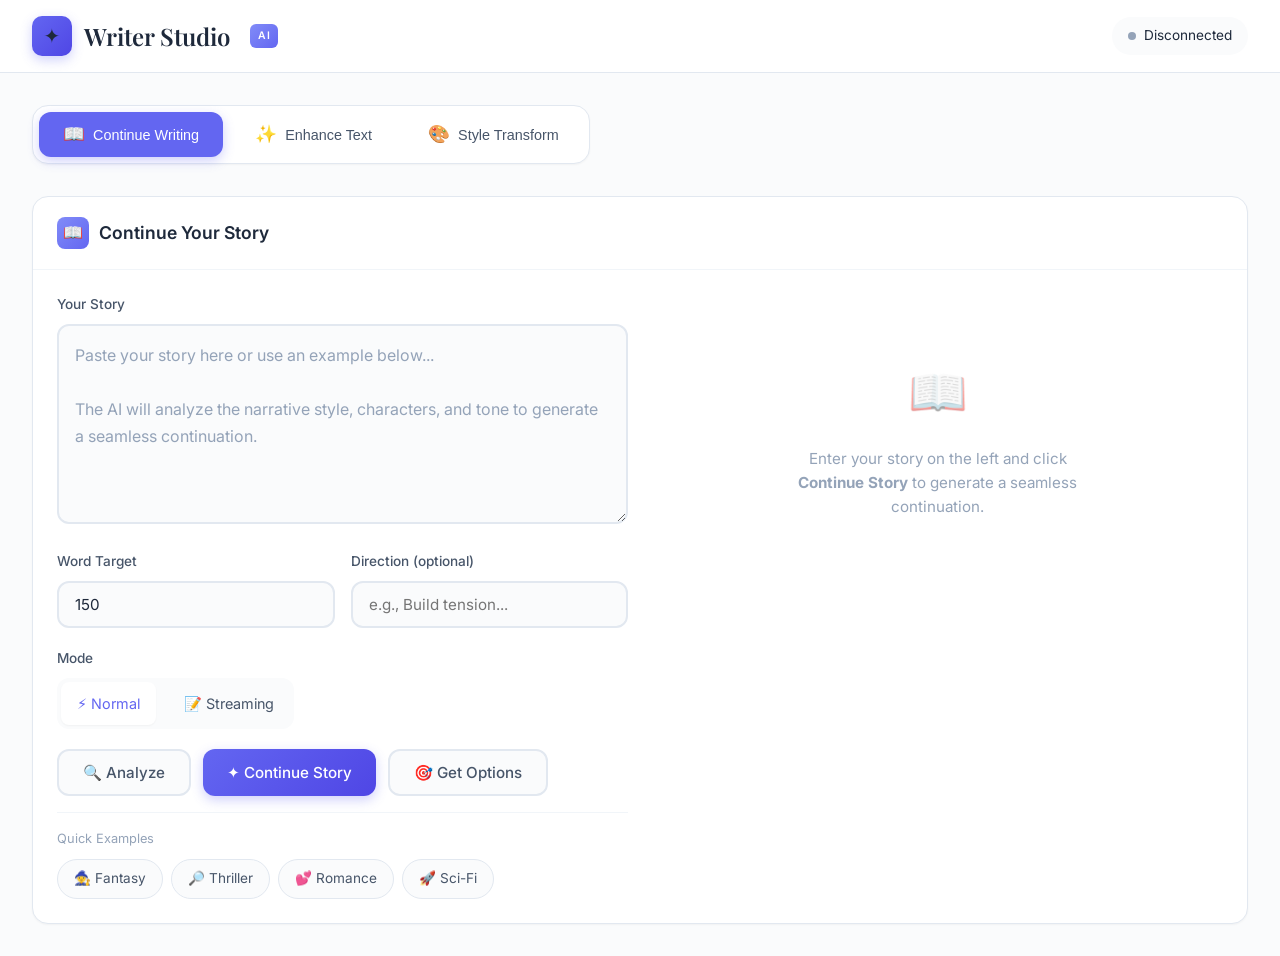
<file: frontend/writer_studio.html>
<!DOCTYPE html>
<html lang="en">
<head>
    <meta charset="UTF-8">
    <meta name="viewport" content="width=device-width, initial-scale=1.0">
    <title>Writer Studio — AI Writing Tools</title>
    <link rel="preconnect" href="https://fonts.googleapis.com">
    <link rel="preconnect" href="https://fonts.gstatic.com" crossorigin>
    <link href="https://fonts.googleapis.com/css2?family=Inter:wght@300;400;500;600;700&family=Playfair+Display:wght@500;600&display=swap" rel="stylesheet">
    <style>
        :root {
            --primary: #6366F1;
            --primary-light: #818CF8;
            --primary-dark: #4F46E5;
            --accent: #F59E0B;
            --success: #10B981;
            --error: #EF4444;
            --bg: #FAFBFC;
            --bg-dark: #F1F5F9;
            --surface: #FFFFFF;
            --surface-hover: #F8FAFC;
            --border: #E2E8F0;
            --border-light: #F1F5F9;
            --text: #1E293B;
            --text-secondary: #475569;
            --text-muted: #94A3B8;
            --shadow-sm: 0 1px 2px rgba(0,0,0,0.04);
            --shadow: 0 4px 12px rgba(0,0,0,0.08);
            --shadow-lg: 0 12px 40px rgba(0,0,0,0.12);
            --radius: 12px;
            --radius-lg: 16px;
            --transition: all 0.25s cubic-bezier(0.4, 0, 0.2, 1);
        }
        
        * {
            box-sizing: border-box;
            margin: 0;
            padding: 0;
        }
        
        body {
            font-family: 'Inter', system-ui, -apple-system, sans-serif;
            background: var(--bg);
            color: var(--text);
            min-height: 100vh;
            line-height: 1.6;
        }
        
        /* Header */
        .header {
            background: var(--surface);
            border-bottom: 1px solid var(--border);
            padding: 16px 32px;
            position: sticky;
            top: 0;
            z-index: 100;
            backdrop-filter: blur(12px);
        }
        
        .header-content {
            max-width: 1400px;
            margin: 0 auto;
            display: flex;
            align-items: center;
            justify-content: space-between;
        }
        
        .logo {
            display: flex;
            align-items: center;
            gap: 12px;
        }
        
        .logo-icon {
            width: 40px;
            height: 40px;
            background: linear-gradient(135deg, var(--primary) 0%, var(--primary-dark) 100%);
            border-radius: 10px;
            display: flex;
            align-items: center;
            justify-content: center;
            font-size: 1.25rem;
            box-shadow: 0 4px 12px rgba(99, 102, 241, 0.3);
        }
        
        .logo-text {
            font-family: 'Playfair Display', serif;
            font-size: 1.5rem;
            font-weight: 600;
            color: var(--text);
        }
        
        .logo-badge {
            font-size: 0.65rem;
            font-weight: 600;
            text-transform: uppercase;
            letter-spacing: 0.5px;
            padding: 4px 8px;
            background: linear-gradient(135deg, var(--primary-light) 0%, var(--primary) 100%);
            color: white;
            border-radius: 6px;
            margin-left: 8px;
        }
        
        .status-pill {
            display: flex;
            align-items: center;
            gap: 8px;
            padding: 8px 16px;
            background: var(--bg);
            border-radius: 20px;
            font-size: 0.85rem;
            transition: var(--transition);
        }
        
        .status-dot {
            width: 8px;
            height: 8px;
            border-radius: 50%;
            background: var(--text-muted);
            transition: var(--transition);
        }
        
        .status-pill.connected .status-dot {
            background: var(--success);
            box-shadow: 0 0 8px rgba(16, 185, 129, 0.5);
            animation: pulse 2s infinite;
        }
        
        @keyframes pulse {
            0%, 100% { opacity: 1; }
            50% { opacity: 0.6; }
        }
        
        /* Main Container */
        .main {
            max-width: 1400px;
            margin: 0 auto;
            padding: 32px;
        }
        
        /* Section Tabs */
        .section-tabs {
            display: flex;
            gap: 8px;
            margin-bottom: 32px;
            padding: 6px;
            background: var(--surface);
            border-radius: var(--radius-lg);
            box-shadow: var(--shadow-sm);
            border: 1px solid var(--border);
            width: fit-content;
        }
        
        .section-tab {
            padding: 12px 24px;
            border: none;
            background: transparent;
            color: var(--text-secondary);
            font-size: 0.9rem;
            font-weight: 500;
            border-radius: var(--radius);
            cursor: pointer;
            transition: var(--transition);
            display: flex;
            align-items: center;
            gap: 8px;
        }
        
        .section-tab:hover {
            color: var(--text);
            background: var(--bg);
        }
        
        .section-tab.active {
            background: var(--primary);
            color: white;
            box-shadow: 0 4px 12px rgba(99, 102, 241, 0.3);
        }
        
        .section-tab .tab-icon {
            font-size: 1.1rem;
        }
        
        /* Section Panels */
        .section-panel {
            display: none;
            animation: fadeIn 0.4s ease;
        }
        
        .section-panel.active {
            display: block;
        }
        
        @keyframes fadeIn {
            from { opacity: 0; transform: translateY(10px); }
            to { opacity: 1; transform: translateY(0); }
        }
        
        /* Cards */
        .card {
            background: var(--surface);
            border-radius: var(--radius-lg);
            border: 1px solid var(--border);
            box-shadow: var(--shadow-sm);
            overflow: hidden;
            transition: var(--transition);
        }
        
        .card:hover {
            box-shadow: var(--shadow);
            border-color: var(--border-light);
        }
        
        .card-header {
            padding: 20px 24px;
            border-bottom: 1px solid var(--border-light);
            display: flex;
            align-items: center;
            justify-content: space-between;
        }
        
        .card-title {
            font-size: 1.1rem;
            font-weight: 600;
            color: var(--text);
            display: flex;
            align-items: center;
            gap: 10px;
        }
        
        .card-title-icon {
            width: 32px;
            height: 32px;
            background: linear-gradient(135deg, var(--primary-light) 0%, var(--primary) 100%);
            border-radius: 8px;
            display: flex;
            align-items: center;
            justify-content: center;
            font-size: 1rem;
        }
        
        .card-body {
            padding: 24px;
        }
        
        /* Two Column Layout */
        .two-col {
            display: grid;
            grid-template-columns: 1fr 1fr;
            gap: 24px;
        }
        
        @media (max-width: 1024px) {
            .two-col { grid-template-columns: 1fr; }
        }
        
        /* Form Elements */
        .form-group {
            margin-bottom: 20px;
        }
        
        .form-label {
            display: block;
            font-size: 0.85rem;
            font-weight: 500;
            color: var(--text-secondary);
            margin-bottom: 8px;
        }
        
        .form-textarea {
            width: 100%;
            min-height: 200px;
            padding: 16px;
            border: 2px solid var(--border);
            border-radius: var(--radius);
            font-size: 1rem;
            font-family: inherit;
            line-height: 1.7;
            color: var(--text);
            background: var(--bg);
            resize: vertical;
            transition: var(--transition);
        }
        
        .form-textarea:focus {
            outline: none;
            border-color: var(--primary);
            background: var(--surface);
            box-shadow: 0 0 0 4px rgba(99, 102, 241, 0.1);
        }
        
        .form-textarea::placeholder {
            color: var(--text-muted);
        }
        
        .form-input, .form-select {
            width: 100%;
            padding: 12px 16px;
            border: 2px solid var(--border);
            border-radius: var(--radius);
            font-size: 0.95rem;
            font-family: inherit;
            color: var(--text);
            background: var(--bg);
            transition: var(--transition);
        }
        
        .form-input:focus, .form-select:focus {
            outline: none;
            border-color: var(--primary);
            background: var(--surface);
            box-shadow: 0 0 0 4px rgba(99, 102, 241, 0.1);
        }
        
        .form-select {
            cursor: pointer;
            appearance: none;
            background-image: url("data:image/svg+xml,%3Csvg xmlns='http://www.w3.org/2000/svg' width='16' height='16' fill='%2394a3b8' viewBox='0 0 16 16'%3E%3Cpath d='M8 11L3 6h10l-5 5z'/%3E%3C/svg%3E");
            background-repeat: no-repeat;
            background-position: right 12px center;
            padding-right: 40px;
        }
        
        /* Buttons */
        .btn {
            display: inline-flex;
            align-items: center;
            justify-content: center;
            gap: 8px;
            padding: 12px 24px;
            border: none;
            border-radius: var(--radius);
            font-size: 0.95rem;
            font-weight: 500;
            font-family: inherit;
            cursor: pointer;
            transition: var(--transition);
        }
        
        .btn-primary {
            background: linear-gradient(135deg, var(--primary) 0%, var(--primary-dark) 100%);
            color: white;
            box-shadow: 0 4px 12px rgba(99, 102, 241, 0.3);
        }
        
        .btn-primary:hover {
            transform: translateY(-2px);
            box-shadow: 0 6px 20px rgba(99, 102, 241, 0.4);
        }
        
        .btn-primary:active {
            transform: translateY(0);
        }
        
        .btn-secondary {
            background: var(--bg);
            color: var(--text-secondary);
            border: 2px solid var(--border);
        }
        
        .btn-secondary:hover {
            background: var(--surface);
            border-color: var(--primary-light);
            color: var(--primary);
        }
        
        .btn-ghost {
            background: transparent;
            color: var(--text-secondary);
            padding: 8px 16px;
        }
        
        .btn-ghost:hover {
            background: var(--bg);
            color: var(--primary);
        }
        
        .btn:disabled {
            opacity: 0.6;
            cursor: not-allowed;
            transform: none !important;
        }
        
        .btn-group {
            display: flex;
            gap: 12px;
            flex-wrap: wrap;
        }
        
        /* Loading Spinner */
        .spinner {
            width: 18px;
            height: 18px;
            border: 2px solid rgba(255,255,255,0.3);
            border-top-color: white;
            border-radius: 50%;
            animation: spin 0.8s linear infinite;
        }
        
        .btn-secondary .spinner {
            border-color: rgba(99, 102, 241, 0.3);
            border-top-color: var(--primary);
        }
        
        @keyframes spin {
            to { transform: rotate(360deg); }
        }
        
        /* Result Box */
        .result-box {
            background: var(--bg);
            border-radius: var(--radius);
            padding: 20px;
            border-left: 4px solid var(--primary);
            margin-top: 20px;
            animation: slideIn 0.3s ease;
        }
        
        @keyframes slideIn {
            from { opacity: 0; transform: translateX(-10px); }
            to { opacity: 1; transform: translateX(0); }
        }
        
        .result-box.success {
            border-left-color: var(--success);
            background: linear-gradient(135deg, #ECFDF5 0%, #F0FDF4 100%);
        }
        
        .result-box.error {
            border-left-color: var(--error);
            background: linear-gradient(135deg, #FEF2F2 0%, #FFF1F2 100%);
        }
        
        .result-label {
            font-size: 0.75rem;
            font-weight: 600;
            text-transform: uppercase;
            letter-spacing: 0.5px;
            color: var(--text-muted);
            margin-bottom: 8px;
        }
        
        .result-text {
            font-size: 1rem;
            line-height: 1.8;
            color: var(--text);
        }
        
        .result-meta {
            display: flex;
            gap: 16px;
            margin-top: 12px;
            padding-top: 12px;
            border-top: 1px solid var(--border);
            font-size: 0.85rem;
            color: var(--text-muted);
        }
        
        .result-meta span {
            display: flex;
            align-items: center;
            gap: 4px;
        }
        
        /* Quick Examples */
        .examples {
            padding-top: 16px;
            border-top: 1px solid var(--border-light);
            margin-top: 16px;
        }
        
        .examples-label {
            font-size: 0.8rem;
            color: var(--text-muted);
            margin-bottom: 10px;
        }
        
        .example-pills {
            display: flex;
            flex-wrap: wrap;
            gap: 8px;
        }
        
        .example-pill {
            padding: 8px 16px;
            background: var(--bg);
            border: 1px solid var(--border);
            border-radius: 20px;
            font-size: 0.85rem;
            color: var(--text-secondary);
            cursor: pointer;
            transition: var(--transition);
        }
        
        .example-pill:hover {
            background: var(--surface);
            border-color: var(--primary);
            color: var(--primary);
            transform: translateY(-1px);
        }
        
        /* Analysis Cards */
        .analysis-grid {
            display: grid;
            grid-template-columns: repeat(auto-fit, minmax(140px, 1fr));
            gap: 12px;
            margin-bottom: 16px;
        }
        
        .analysis-item {
            background: var(--surface);
            border: 1px solid var(--border);
            border-radius: var(--radius);
            padding: 12px 16px;
            text-align: center;
            transition: var(--transition);
        }
        
        .analysis-item:hover {
            border-color: var(--primary-light);
            box-shadow: var(--shadow-sm);
        }
        
        .analysis-item .label {
            font-size: 0.72rem;
            text-transform: uppercase;
            letter-spacing: 0.5px;
            color: var(--text-muted);
            margin-bottom: 4px;
        }
        
        .analysis-item .value {
            font-size: 0.95rem;
            font-weight: 600;
            color: var(--primary);
        }
        
        /* Continuation Options */
        .option-card {
            background: var(--surface);
            border: 2px solid var(--border);
            border-radius: var(--radius);
            padding: 16px;
            margin-bottom: 12px;
            cursor: pointer;
            transition: var(--transition);
        }
        
        .option-card:hover {
            border-color: var(--primary);
            box-shadow: var(--shadow);
            transform: translateY(-2px);
        }
        
        .option-card .option-header {
            display: flex;
            align-items: center;
            justify-content: space-between;
            margin-bottom: 8px;
        }
        
        .option-card .option-type {
            font-size: 0.75rem;
            font-weight: 600;
            text-transform: uppercase;
            letter-spacing: 0.5px;
            padding: 4px 10px;
            background: var(--bg);
            border-radius: 6px;
            color: var(--primary);
        }
        
        .option-card .option-confidence {
            font-size: 0.8rem;
            color: var(--text-muted);
        }
        
        .option-card .option-text {
            font-size: 0.95rem;
            line-height: 1.6;
            color: var(--text-secondary);
        }
        
        /* Mode Toggle */
        .mode-toggle {
            display: flex;
            gap: 12px;
            padding: 4px;
            background: var(--bg);
            border-radius: var(--radius);
            width: fit-content;
        }
        
        .mode-option {
            display: flex;
            align-items: center;
            gap: 8px;
            padding: 10px 16px;
            border-radius: 8px;
            cursor: pointer;
            transition: var(--transition);
            font-size: 0.9rem;
            color: var(--text-secondary);
        }
        
        .mode-option:hover {
            background: var(--surface);
        }
        
        .mode-option.active {
            background: var(--surface);
            color: var(--primary);
            box-shadow: var(--shadow-sm);
        }
        
        .mode-option input {
            display: none;
        }
        
        /* Settings Row */
        .settings-row {
            display: flex;
            gap: 16px;
            flex-wrap: wrap;
        }
        
        .settings-row .form-group {
            flex: 1;
            min-width: 150px;
        }
        
        /* Hidden */
        .hidden { display: none !important; }
        
        /* Smooth scrolling */
        html { scroll-behavior: smooth; }
        
        /* Divider */
        .divider {
            height: 1px;
            background: var(--border);
            margin: 32px 0;
        }
    </style>
</head>
<body>
    <!-- Header -->
    <header class="header">
        <div class="header-content">
            <div class="logo">
                <div class="logo-icon">✦</div>
                <span class="logo-text">Writer Studio</span>
                <span class="logo-badge">AI</span>
            </div>
            <div class="status-pill" id="statusPill">
                <div class="status-dot"></div>
                <span id="statusText">Connecting...</span>
            </div>
        </div>
    </header>
    
    <!-- Main Content -->
    <main class="main">
        <!-- Section Tabs -->
        <div class="section-tabs">
            <button class="section-tab active" data-section="story" onclick="switchSection('story')">
                <span class="tab-icon">📖</span>
                Continue Writing
            </button>
            <button class="section-tab" data-section="enhance" onclick="switchSection('enhance')">
                <span class="tab-icon">✨</span>
                Enhance Text
            </button>
            <button class="section-tab" data-section="style" onclick="switchSection('style')">
                <span class="tab-icon">🎨</span>
                Style Transform
            </button>
        </div>
        
        <!-- Story Continuation Section -->
        <section class="section-panel active" id="section-story">
            <div class="card">
                <div class="card-header">
                    <div class="card-title">
                        <div class="card-title-icon">📖</div>
                        <span>Continue Your Story</span>
                    </div>
                </div>
                <div class="card-body">
                    <div class="two-col">
                        <!-- Input Side -->
                        <div>
                            <div class="form-group">
                                <label class="form-label">Your Story</label>
                                <textarea class="form-textarea" id="storyText" placeholder="Paste your story here or use an example below...

The AI will analyze the narrative style, characters, and tone to generate a seamless continuation."></textarea>
                            </div>
                            
                            <div class="settings-row">
                                <div class="form-group">
                                    <label class="form-label">Word Target</label>
                                    <input type="number" class="form-input" id="wordTarget" value="150" min="50" max="500" step="25">
                                </div>
                                <div class="form-group">
                                    <label class="form-label">Direction (optional)</label>
                                    <input type="text" class="form-input" id="customInstruction" placeholder="e.g., Build tension...">
                                </div>
                            </div>
                            
                            <div class="form-group">
                                <label class="form-label">Mode</label>
                                <div class="mode-toggle">
                                    <label class="mode-option active" onclick="setStoryMode('normal', this)">
                                        <input type="radio" name="storyMode" value="normal" checked>
                                        ⚡ Normal
                                    </label>
                                    <label class="mode-option" onclick="setStoryMode('stream', this)">
                                        <input type="radio" name="storyMode" value="stream">
                                        📝 Streaming
                                    </label>
                                </div>
                            </div>
                            
                            <div class="btn-group">
                                <button class="btn btn-secondary" onclick="analyzeStory()" id="analyzeBtn">
                                    <span id="analyzeBtnText">🔍 Analyze</span>
                                </button>
                                <button class="btn btn-primary" onclick="continueStory()" id="continueBtn">
                                    <span id="continueBtnText">✦ Continue Story</span>
                                </button>
                                <button class="btn btn-secondary" onclick="generateOptions()" id="optionsBtn">
                                    <span id="optionsBtnText">🎯 Get Options</span>
                                </button>
                            </div>
                            
                            <!-- Analysis Result -->
                            <div id="storyAnalysis" class="hidden">
                                <div class="result-box">
                                    <div class="result-label">Story Analysis</div>
                                    <div class="analysis-grid">
                                        <div class="analysis-item">
                                            <div class="label">POV</div>
                                            <div class="value" id="analysisPov">—</div>
                                        </div>
                                        <div class="analysis-item">
                                            <div class="label">Tense</div>
                                            <div class="value" id="analysisTense">—</div>
                                        </div>
                                        <div class="analysis-item">
                                            <div class="label">Tone</div>
                                            <div class="value" id="analysisTone">—</div>
                                        </div>
                                        <div class="analysis-item">
                                            <div class="label">Genre</div>
                                            <div class="value" id="analysisGenre">—</div>
                                        </div>
                                    </div>
                                    <div style="margin-top: 8px;">
                                        <span class="result-label">Characters:</span>
                                        <span id="analysisChars" style="color: var(--text-secondary);">—</span>
                                    </div>
                                    <div style="margin-top: 4px;">
                                        <span class="result-label">Themes:</span>
                                        <span id="analysisThemes" style="color: var(--text-secondary);">—</span>
                                    </div>
                                </div>
                            </div>
                            
                            <div class="examples">
                                <div class="examples-label">Quick Examples</div>
                                <div class="example-pills">
                                    <span class="example-pill" onclick="loadStoryExample('fantasy')">🧙 Fantasy</span>
                                    <span class="example-pill" onclick="loadStoryExample('thriller')">🔎 Thriller</span>
                                    <span class="example-pill" onclick="loadStoryExample('romance')">💕 Romance</span>
                                    <span class="example-pill" onclick="loadStoryExample('scifi')">🚀 Sci-Fi</span>
                                </div>
                            </div>
                        </div>
                        
                        <!-- Output Side -->
                        <div>
                            <div id="storyResult" class="hidden">
                                <div class="result-box success">
                                    <div class="result-label">Continuation</div>
                                    <div class="result-text" id="continuationText"></div>
                                    <div class="result-meta">
                                        <span id="storyPov">—</span>
                                        <span id="storyTense">—</span>
                                        <span id="storyTime">—</span>
                                    </div>
                                </div>
                                <div class="btn-group" style="margin-top: 16px;">
                                    <button class="btn btn-ghost" onclick="copyContinuation()">📋 Copy</button>
                                    <button class="btn btn-secondary" onclick="appendToStory()">➕ Append to Story</button>
                                </div>
                            </div>
                            
                            <div id="optionsResult" class="hidden">
                                <div class="result-label" style="margin-bottom: 12px;">Choose a Direction</div>
                                <div id="optionsList"></div>
                            </div>
                            
                            <div id="storyPlaceholder">
                                <div style="text-align: center; padding: 60px 20px; color: var(--text-muted);">
                                    <div style="font-size: 3rem; margin-bottom: 16px; opacity: 0.5;">📖</div>
                                    <p style="font-size: 0.95rem; max-width: 280px; margin: 0 auto;">Enter your story on the left and click <strong>Continue Story</strong> to generate a seamless continuation.</p>
                                </div>
                            </div>
                        </div>
                    </div>
                </div>
            </div>
        </section>
        
        <!-- Text Enhancement Section -->
        <section class="section-panel" id="section-enhance">
            <div class="card">
                <div class="card-header">
                    <div class="card-title">
                        <div class="card-title-icon">✨</div>
                        <span>Enhance Your Writing</span>
                    </div>
                </div>
                <div class="card-body">
                    <div class="two-col">
                        <div>
                            <div class="form-group">
                                <label class="form-label">Text to Enhance</label>
                                <textarea class="form-textarea" id="enhanceText" placeholder="Enter a sentence or paragraph to improve..."></textarea>
                            </div>
                            
                            <div class="settings-row">
                                <div class="form-group">
                                    <label class="form-label">Issue Type</label>
                                    <select class="form-select" id="issueType">
                                        <option value="passive_voice">Passive Voice</option>
                                        <option value="show_dont_tell">Show Don't Tell</option>
                                        <option value="wordy">Wordy Sentence</option>
                                        <option value="weak_verb">Weak Verb</option>
                                        <option value="adverb_overuse">Adverb Overuse</option>
                                        <option value="hedge_word">Hedge Words</option>
                                        <option value="cliche">Cliché</option>
                                    </select>
                                </div>
                                <div class="form-group">
                                    <label class="form-label">Context (optional)</label>
                                    <input type="text" class="form-input" id="enhanceContext" placeholder="e.g., thriller novel">
                                </div>
                            </div>
                            
                            <button class="btn btn-primary" onclick="enhanceText()" id="enhanceBtn">
                                <span id="enhanceBtnText">✨ Enhance</span>
                            </button>
                            
                            <div class="examples">
                                <div class="examples-label">Try These</div>
                                <div class="example-pills">
                                    <span class="example-pill" onclick="loadEnhanceExample('passive')">Passive Voice</span>
                                    <span class="example-pill" onclick="loadEnhanceExample('showdont')">Show Don't Tell</span>
                                    <span class="example-pill" onclick="loadEnhanceExample('wordy')">Wordy</span>
                                </div>
                            </div>
                        </div>
                        
                        <div>
                            <div id="enhanceResult" class="hidden">
                                <div class="result-box success">
                                    <div class="result-label">Suggestion</div>
                                    <div class="result-text" id="suggestionText"></div>
                                </div>
                                <div class="result-box" style="margin-top: 12px;">
                                    <div class="result-label">Explanation</div>
                                    <div class="result-text" id="explanationText" style="font-size: 0.9rem; color: var(--text-secondary);"></div>
                                </div>
                                <div class="result-meta">
                                    <span>Confidence: <strong id="enhanceConfidence">—</strong></span>
                                    <span>Time: <strong id="enhanceTime">—</strong></span>
                                </div>
                                <div class="btn-group" style="margin-top: 16px;">
                                    <button class="btn btn-ghost" onclick="copySuggestion()">📋 Copy</button>
                                    <button class="btn btn-secondary" onclick="useSuggestion()">↩ Use as Input</button>
                                </div>
                            </div>
                            
                            <div id="enhancePlaceholder">
                                <div style="text-align: center; padding: 60px 20px; color: var(--text-muted);">
                                    <div style="font-size: 3rem; margin-bottom: 16px; opacity: 0.5;">✨</div>
                                    <p style="font-size: 0.95rem; max-width: 280px; margin: 0 auto;">Get AI-powered suggestions to improve clarity, strength, and impact.</p>
                                </div>
                            </div>
                        </div>
                    </div>
                </div>
            </div>
        </section>
        
        <!-- Style Transform Section -->
        <section class="section-panel" id="section-style">
            <div class="card">
                <div class="card-header">
                    <div class="card-title">
                        <div class="card-title-icon">🎨</div>
                        <span>Transform Writing Style</span>
                    </div>
                </div>
                <div class="card-body">
                    <div class="two-col">
                        <div>
                            <div class="form-group">
                                <label class="form-label">Original Text</label>
                                <textarea class="form-textarea" id="styleText" placeholder="Enter text to transform to a different style..."></textarea>
                            </div>
                            
                            <div class="settings-row">
                                <div class="form-group">
                                    <label class="form-label">Target Style</label>
                                    <select class="form-select" id="targetStyle">
                                        <option value="formal">Formal</option>
                                        <option value="casual">Casual</option>
                                        <option value="academic">Academic</option>
                                        <option value="creative">Creative</option>
                                        <option value="persuasive">Persuasive</option>
                                        <option value="journalistic">Journalistic</option>
                                    </select>
                                </div>
                                <div class="form-group">
                                    <label class="form-label">Mode</label>
                                    <div class="mode-toggle">
                                        <label class="mode-option" onclick="setStyleMode('quick', this)">
                                            <input type="radio" name="styleMode" value="quick">
                                            ⚡ Quick
                                        </label>
                                        <label class="mode-option active" onclick="setStyleMode('deep', this)">
                                            <input type="radio" name="styleMode" value="deep" checked>
                                            🧠 Deep
                                        </label>
                                    </div>
                                </div>
                            </div>
                            
                            <button class="btn btn-primary" onclick="transformStyle()" id="transformBtn">
                                <span id="transformBtnText">🎨 Transform</span>
                            </button>
                            
                            <div class="examples">
                                <div class="examples-label">Try These</div>
                                <div class="example-pills">
                                    <span class="example-pill" onclick="loadStyleExample('informal')">Informal → Formal</span>
                                    <span class="example-pill" onclick="loadStyleExample('technical')">Technical → Casual</span>
                                    <span class="example-pill" onclick="loadStyleExample('plain')">Plain → Creative</span>
                                </div>
                            </div>
                        </div>
                        
                        <div>
                            <div id="styleResult" class="hidden">
                                <div class="result-box success">
                                    <div class="result-label">Transformed Text</div>
                                    <div class="result-text" id="transformedText"></div>
                                </div>
                                <div class="result-meta">
                                    <span>Style: <strong id="styleTarget">—</strong></span>
                                    <span>Confidence: <strong id="styleConfidence">—</strong></span>
                                    <span>Time: <strong id="styleTime">—</strong></span>
                                </div>
                                <div class="btn-group" style="margin-top: 16px;">
                                    <button class="btn btn-ghost" onclick="copyTransformed()">📋 Copy</button>
                                    <button class="btn btn-secondary" onclick="useTransformed()">↩ Use as Input</button>
                                </div>
                            </div>
                            
                            <div id="stylePlaceholder">
                                <div style="text-align: center; padding: 60px 20px; color: var(--text-muted);">
                                    <div style="font-size: 3rem; margin-bottom: 16px; opacity: 0.5;">🎨</div>
                                    <p style="font-size: 0.95rem; max-width: 280px; margin: 0 auto;">Seamlessly transform your writing between different styles and tones.</p>
                                </div>
                            </div>
                        </div>
                    </div>
                </div>
            </div>
        </section>
    </main>
    
    <script>
        const API_BASE = 'http://localhost:8000';
        let currentStoryMode = 'normal';
        let currentStyleMode = 'deep';
        
        // Story Examples
        const STORY_EXAMPLES = {
            fantasy: `The ancient tower had stood for a thousand years, its stones worn smooth by wind and rain. Maya placed her palm against the cold surface and felt it hum with dormant magic.

"The spell requires blood," whispered the voice in her head—the same voice that had guided her here.

She pulled out the silver dagger, its blade etched with symbols that matched those in the book.`,
            thriller: `Detective Morgan stared at the crime scene photos spread across his desk. Three victims. Three weeks. Same MO.

The killer left no forensic evidence, just a calling card—a single white chess piece placed on each body. A knight.

His phone buzzed. Unknown number.

"You're getting close, Detective. But not close enough."`,
            romance: `The coffee shop was crowded, but Emma spotted him immediately—the same dark-haired stranger who'd caught her umbrella when the wind tore it from her hands last week.

He looked up from his laptop, and their eyes met. A slight smile crossed his face.

"The chair across from me is free," he said, gesturing.`,
            scifi: `The colony ship Aurora had been drifting for three hundred years when Commander Chen found the anomaly.

"It's not on any charts," Lieutenant Park said, studying the holographic display. "A planet, Class-M atmosphere, but there shouldn't be anything here."

Chen zoomed in on the surface scan. Cities. Massive structures that defied physics.`
        };
        
        // Enhance Examples
        const ENHANCE_EXAMPLES = {
            passive: { text: "The report was written by the team and was submitted before the deadline.", type: "passive_voice" },
            showdont: { text: "She was very angry at him.", type: "show_dont_tell" },
            wordy: { text: "In order to be able to successfully complete the project, we need to make use of all available resources.", type: "wordy" }
        };
        
        // Style Examples
        const STYLE_EXAMPLES = {
            informal: { text: "Hey! Just wanted to let you know that the meeting got pushed back. No worries if you can't make it!", target: "formal" },
            technical: { text: "The implementation utilizes a recursive algorithm with O(n log n) complexity for optimal performance characteristics.", target: "casual" },
            plain: { text: "The sun set over the ocean. The water was orange and red.", target: "creative" }
        };
        
        // Initialize
        document.addEventListener('DOMContentLoaded', () => {
            checkStatus();
        });
        
        // Check API Status
        async function checkStatus() {
            const pill = document.getElementById('statusPill');
            const text = document.getElementById('statusText');
            
            try {
                const res = await fetch(`${API_BASE}/llm/status`);
                const data = await res.json();
                
                if (data.status === 'ok' && data.model_available) {
                    pill.classList.add('connected');
                    text.textContent = data.model || 'Connected';
                } else {
                    pill.classList.remove('connected');
                    text.textContent = 'LLM Offline';
                }
            } catch (e) {
                pill.classList.remove('connected');
                text.textContent = 'Disconnected';
            }
        }
        
        // Section Switching
        function switchSection(section) {
            document.querySelectorAll('.section-tab').forEach(t => t.classList.remove('active'));
            document.querySelectorAll('.section-panel').forEach(p => p.classList.remove('active'));
            
            document.querySelector(`[data-section="${section}"]`).classList.add('active');
            document.getElementById(`section-${section}`).classList.add('active');
        }
        
        // Mode Toggles
        function setStoryMode(mode, el) {
            currentStoryMode = mode;
            el.closest('.mode-toggle').querySelectorAll('.mode-option').forEach(o => o.classList.remove('active'));
            el.classList.add('active');
        }
        
        function setStyleMode(mode, el) {
            currentStyleMode = mode;
            el.closest('.mode-toggle').querySelectorAll('.mode-option').forEach(o => o.classList.remove('active'));
            el.classList.add('active');
        }
        
        // Load Examples
        function loadStoryExample(name) {
            document.getElementById('storyText').value = STORY_EXAMPLES[name] || '';
            document.getElementById('storyAnalysis').classList.add('hidden');
            document.getElementById('storyResult').classList.add('hidden');
            document.getElementById('optionsResult').classList.add('hidden');
            document.getElementById('storyPlaceholder').classList.remove('hidden');
        }
        
        function loadEnhanceExample(name) {
            const ex = ENHANCE_EXAMPLES[name];
            if (ex) {
                document.getElementById('enhanceText').value = ex.text;
                document.getElementById('issueType').value = ex.type;
            }
        }
        
        function loadStyleExample(name) {
            const ex = STYLE_EXAMPLES[name];
            if (ex) {
                document.getElementById('styleText').value = ex.text;
                document.getElementById('targetStyle').value = ex.target;
            }
        }
        
        // Story Functions
        async function analyzeStory() {
            const btn = document.getElementById('analyzeBtn');
            const text = document.getElementById('storyText').value.trim();
            
            if (!text) { alert('Please enter story text'); return; }
            
            btn.disabled = true;
            btn.innerHTML = '<div class="spinner"></div> Analyzing...';
            
            try {
                const res = await fetch(`${API_BASE}/story/analyze`, {
                    method: 'POST',
                    headers: { 'Content-Type': 'application/json' },
                    body: JSON.stringify({ text })
                });
                const data = await res.json();
                
                if (data.success) {
                    document.getElementById('analysisPov').textContent = data.pov?.replace(/_/g, ' ') || '—';
                    document.getElementById('analysisTense').textContent = data.tense || '—';
                    document.getElementById('analysisTone').textContent = data.tone || '—';
                    document.getElementById('analysisGenre').textContent = data.genre_hint || '—';
                    document.getElementById('analysisChars').textContent = data.characters?.map(c => c.name).join(', ') || 'None detected';
                    document.getElementById('analysisThemes').textContent = data.themes?.join(', ') || 'None detected';
                    document.getElementById('storyAnalysis').classList.remove('hidden');
                }
            } catch (e) {
                alert('Analysis failed: ' + e.message);
            } finally {
                btn.disabled = false;
                btn.innerHTML = '<span id="analyzeBtnText">🔍 Analyze</span>';
            }
        }
        
        async function continueStory() {
            const btn = document.getElementById('continueBtn');
            const text = document.getElementById('storyText').value.trim();
            const wordTarget = parseInt(document.getElementById('wordTarget').value) || 150;
            const customInstruction = document.getElementById('customInstruction').value.trim();
            
            if (!text) { alert('Please enter story text'); return; }
            
            btn.disabled = true;
            document.getElementById('storyPlaceholder').classList.add('hidden');
            document.getElementById('optionsResult').classList.add('hidden');
            document.getElementById('storyResult').classList.remove('hidden');
            
            const contText = document.getElementById('continuationText');
            
            if (currentStoryMode === 'stream') {
                btn.innerHTML = '<div class="spinner"></div> Writing...';
                contText.textContent = '';
                
                try {
                    const res = await fetch(`${API_BASE}/story/continue`, {
                        method: 'POST',
                        headers: { 'Content-Type': 'application/json' },
                        body: JSON.stringify({ text, word_target: wordTarget, custom_instruction: customInstruction, stream: true })
                    });
                    
                    const reader = res.body.getReader();
                    const decoder = new TextDecoder();
                    
                    while (true) {
                        const { done, value } = await reader.read();
                        if (done) break;
                        
                        const chunk = decoder.decode(value);
                        const lines = chunk.split('\n');
                        
                        for (const line of lines) {
                            if (line.startsWith('data: ')) {
                                try {
                                    const data = JSON.parse(line.slice(6));
                                    if (data.token) contText.textContent += data.token;
                                    if (data.done) {
                                        document.getElementById('storyPov').textContent = `POV: ${data.pov || '—'}`;
                                        document.getElementById('storyTense').textContent = `Tense: ${data.tense || '—'}`;
                                        document.getElementById('storyTime').textContent = `${Math.round(data.generation_time_ms || 0)}ms`;
                                    }
                                } catch {}
                            }
                        }
                    }
                } catch (e) {
                    contText.textContent = 'Error: ' + e.message;
                }
            } else {
                btn.innerHTML = '<div class="spinner"></div> Generating...';
                
                try {
                    const res = await fetch(`${API_BASE}/story/continue`, {
                        method: 'POST',
                        headers: { 'Content-Type': 'application/json' },
                        body: JSON.stringify({ text, word_target: wordTarget, custom_instruction: customInstruction, stream: false })
                    });
                    const data = await res.json();
                    
                    if (data.success) {
                        contText.textContent = data.continuation;
                        document.getElementById('storyPov').textContent = `POV: ${data.pov || '—'}`;
                        document.getElementById('storyTense').textContent = `Tense: ${data.tense || '—'}`;
                        document.getElementById('storyTime').textContent = `${Math.round(data.generation_time_ms || 0)}ms`;
                    } else {
                        contText.textContent = 'Error: ' + (data.error || 'Generation failed');
                    }
                } catch (e) {
                    contText.textContent = 'Error: ' + e.message;
                }
            }
            
            btn.disabled = false;
            btn.innerHTML = '<span id="continueBtnText">✦ Continue Story</span>';
        }
        
        async function generateOptions() {
            const btn = document.getElementById('optionsBtn');
            const text = document.getElementById('storyText').value.trim();
            
            if (!text) { alert('Please enter story text'); return; }
            
            btn.disabled = true;
            btn.innerHTML = '<div class="spinner"></div> Generating...';
            document.getElementById('storyPlaceholder').classList.add('hidden');
            document.getElementById('storyResult').classList.add('hidden');
            
            try {
                const res = await fetch(`${API_BASE}/story/options`, {
                    method: 'POST',
                    headers: { 'Content-Type': 'application/json' },
                    body: JSON.stringify({ text, num_options: 3 })
                });
                const data = await res.json();
                
                if (data.success && data.options?.length > 0) {
                    window.continuationOptions = data.options;
                    
                    const listEl = document.getElementById('optionsList');
                    listEl.innerHTML = data.options.map((opt, i) => `
                        <div class="option-card" onclick="useOption(${i})">
                            <div class="option-header">
                                <span class="option-type">${opt.direction}</span>
                                <span class="option-confidence">${Math.round(opt.confidence * 100)}% confidence</span>
                            </div>
                            <div class="option-text">${opt.text}</div>
                        </div>
                    `).join('');
                    
                    document.getElementById('optionsResult').classList.remove('hidden');
                }
            } catch (e) {
                alert('Options generation failed: ' + e.message);
            } finally {
                btn.disabled = false;
                btn.innerHTML = '<span id="optionsBtnText">🎯 Get Options</span>';
            }
        }
        
        function useOption(index) {
            if (window.continuationOptions?.[index]) {
                document.getElementById('continuationText').textContent = window.continuationOptions[index].text;
                document.getElementById('storyResult').classList.remove('hidden');
                document.getElementById('optionsResult').classList.add('hidden');
            }
        }
        
        function copyContinuation() {
            navigator.clipboard.writeText(document.getElementById('continuationText').textContent);
        }
        
        function appendToStory() {
            const cont = document.getElementById('continuationText').textContent;
            document.getElementById('storyText').value += '\n\n' + cont;
            document.getElementById('storyResult').classList.add('hidden');
            document.getElementById('storyPlaceholder').classList.remove('hidden');
        }
        
        // Enhance Functions
        async function enhanceText() {
            const btn = document.getElementById('enhanceBtn');
            const text = document.getElementById('enhanceText').value.trim();
            const issueType = document.getElementById('issueType').value;
            const context = document.getElementById('enhanceContext').value.trim();
            
            if (!text) { alert('Please enter text to enhance'); return; }
            
            btn.disabled = true;
            btn.innerHTML = '<div class="spinner"></div> Enhancing...';
            document.getElementById('enhancePlaceholder').classList.add('hidden');
            
            try {
                const res = await fetch(`${API_BASE}/enhance/rewrite`, {
                    method: 'POST',
                    headers: { 'Content-Type': 'application/json' },
                    body: JSON.stringify({ text, issue_type: issueType, context })
                });
                const data = await res.json();
                
                if (data.success) {
                    document.getElementById('suggestionText').textContent = data.suggestion;
                    document.getElementById('explanationText').textContent = data.explanation;
                    document.getElementById('enhanceConfidence').textContent = Math.round((data.confidence || 0) * 100) + '%';
                    document.getElementById('enhanceTime').textContent = Math.round(data.generation_time_ms || 0) + 'ms';
                    document.getElementById('enhanceResult').classList.remove('hidden');
                } else {
                    alert('Enhancement failed: ' + (data.error || 'Unknown error'));
                    document.getElementById('enhancePlaceholder').classList.remove('hidden');
                }
            } catch (e) {
                alert('Enhancement failed: ' + e.message);
                document.getElementById('enhancePlaceholder').classList.remove('hidden');
            } finally {
                btn.disabled = false;
                btn.innerHTML = '<span id="enhanceBtnText">✨ Enhance</span>';
            }
        }
        
        function copySuggestion() {
            navigator.clipboard.writeText(document.getElementById('suggestionText').textContent);
        }
        
        function useSuggestion() {
            document.getElementById('enhanceText').value = document.getElementById('suggestionText').textContent;
            document.getElementById('enhanceResult').classList.add('hidden');
            document.getElementById('enhancePlaceholder').classList.remove('hidden');
        }
        
        // Style Functions
        async function transformStyle() {
            const btn = document.getElementById('transformBtn');
            const text = document.getElementById('styleText').value.trim();
            const targetStyle = document.getElementById('targetStyle').value;
            
            if (!text) { alert('Please enter text to transform'); return; }
            
            btn.disabled = true;
            btn.innerHTML = '<div class="spinner"></div> Transforming...';
            document.getElementById('stylePlaceholder').classList.add('hidden');
            
            try {
                const res = await fetch(`${API_BASE}/transform/style`, {
                    method: 'POST',
                    headers: { 'Content-Type': 'application/json' },
                    body: JSON.stringify({ text, target_style: targetStyle, mode: currentStyleMode })
                });
                const data = await res.json();
                
                if (data.success) {
                    document.getElementById('transformedText').textContent = data.transformed;
                    document.getElementById('styleTarget').textContent = data.target_style;
                    document.getElementById('styleConfidence').textContent = Math.round((data.confidence || 0) * 100) + '%';
                    document.getElementById('styleTime').textContent = Math.round(data.generation_time_ms || 0) + 'ms';
                    document.getElementById('styleResult').classList.remove('hidden');
                } else {
                    alert('Transformation failed: ' + (data.error || 'Unknown error'));
                    document.getElementById('stylePlaceholder').classList.remove('hidden');
                }
            } catch (e) {
                alert('Transformation failed: ' + e.message);
                document.getElementById('stylePlaceholder').classList.remove('hidden');
            } finally {
                btn.disabled = false;
                btn.innerHTML = '<span id="transformBtnText">🎨 Transform</span>';
            }
        }
        
        function copyTransformed() {
            navigator.clipboard.writeText(document.getElementById('transformedText').textContent);
        }
        
        function useTransformed() {
            document.getElementById('styleText').value = document.getElementById('transformedText').textContent;
            document.getElementById('styleResult').classList.add('hidden');
            document.getElementById('stylePlaceholder').classList.remove('hidden');
        }
    </script>
</body>
</html>
</file>
